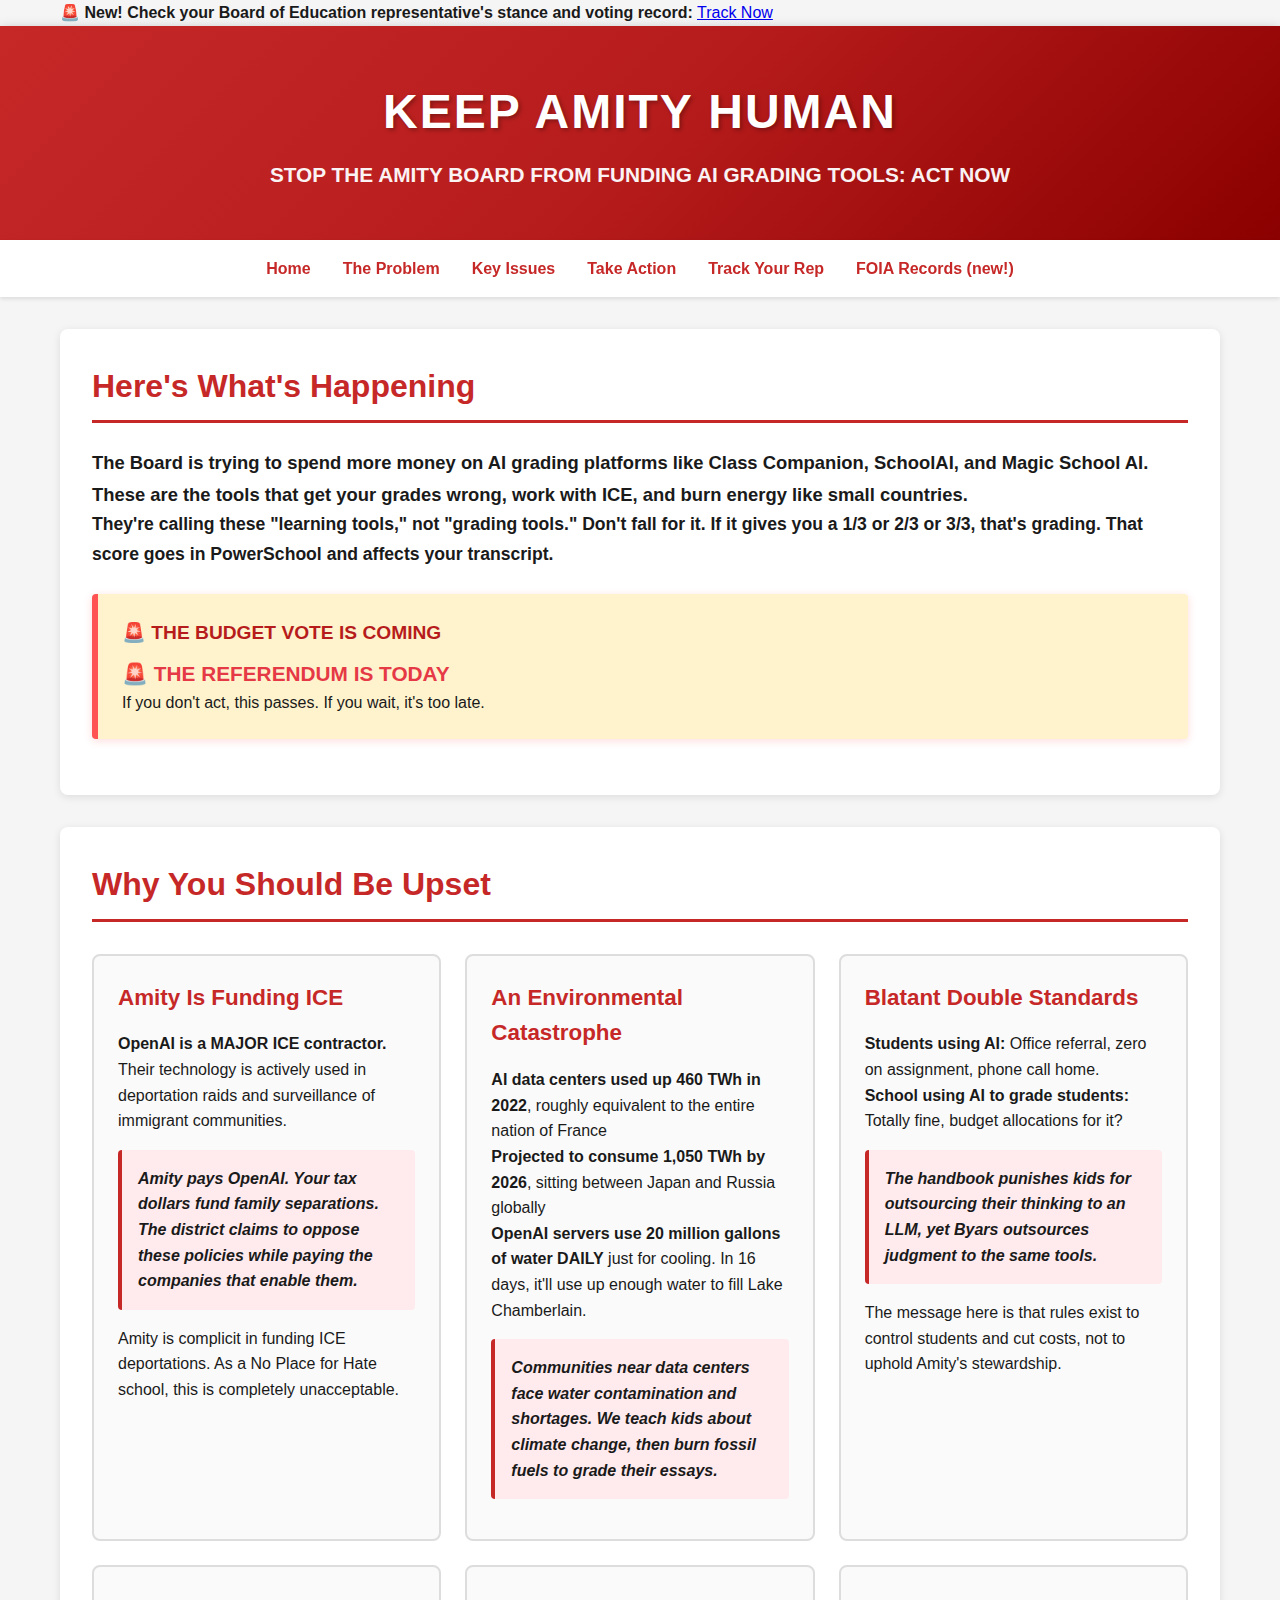
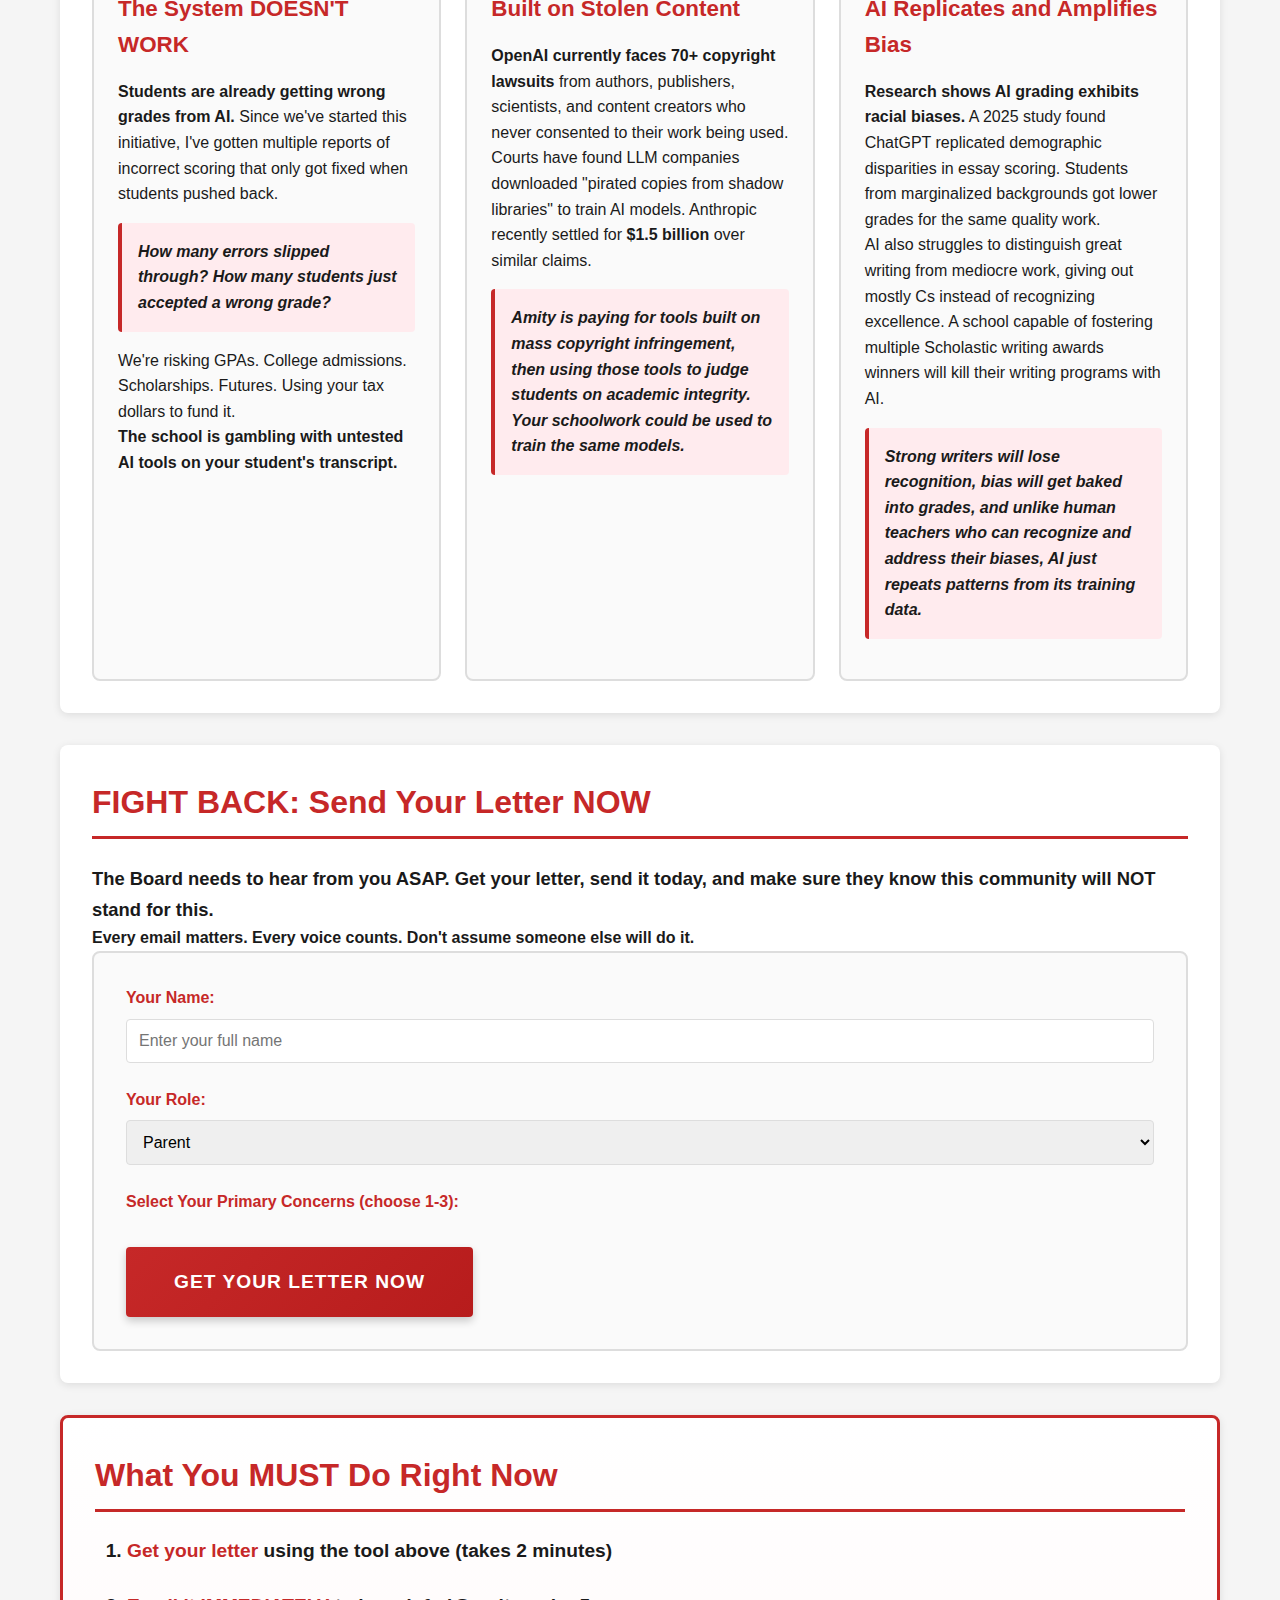
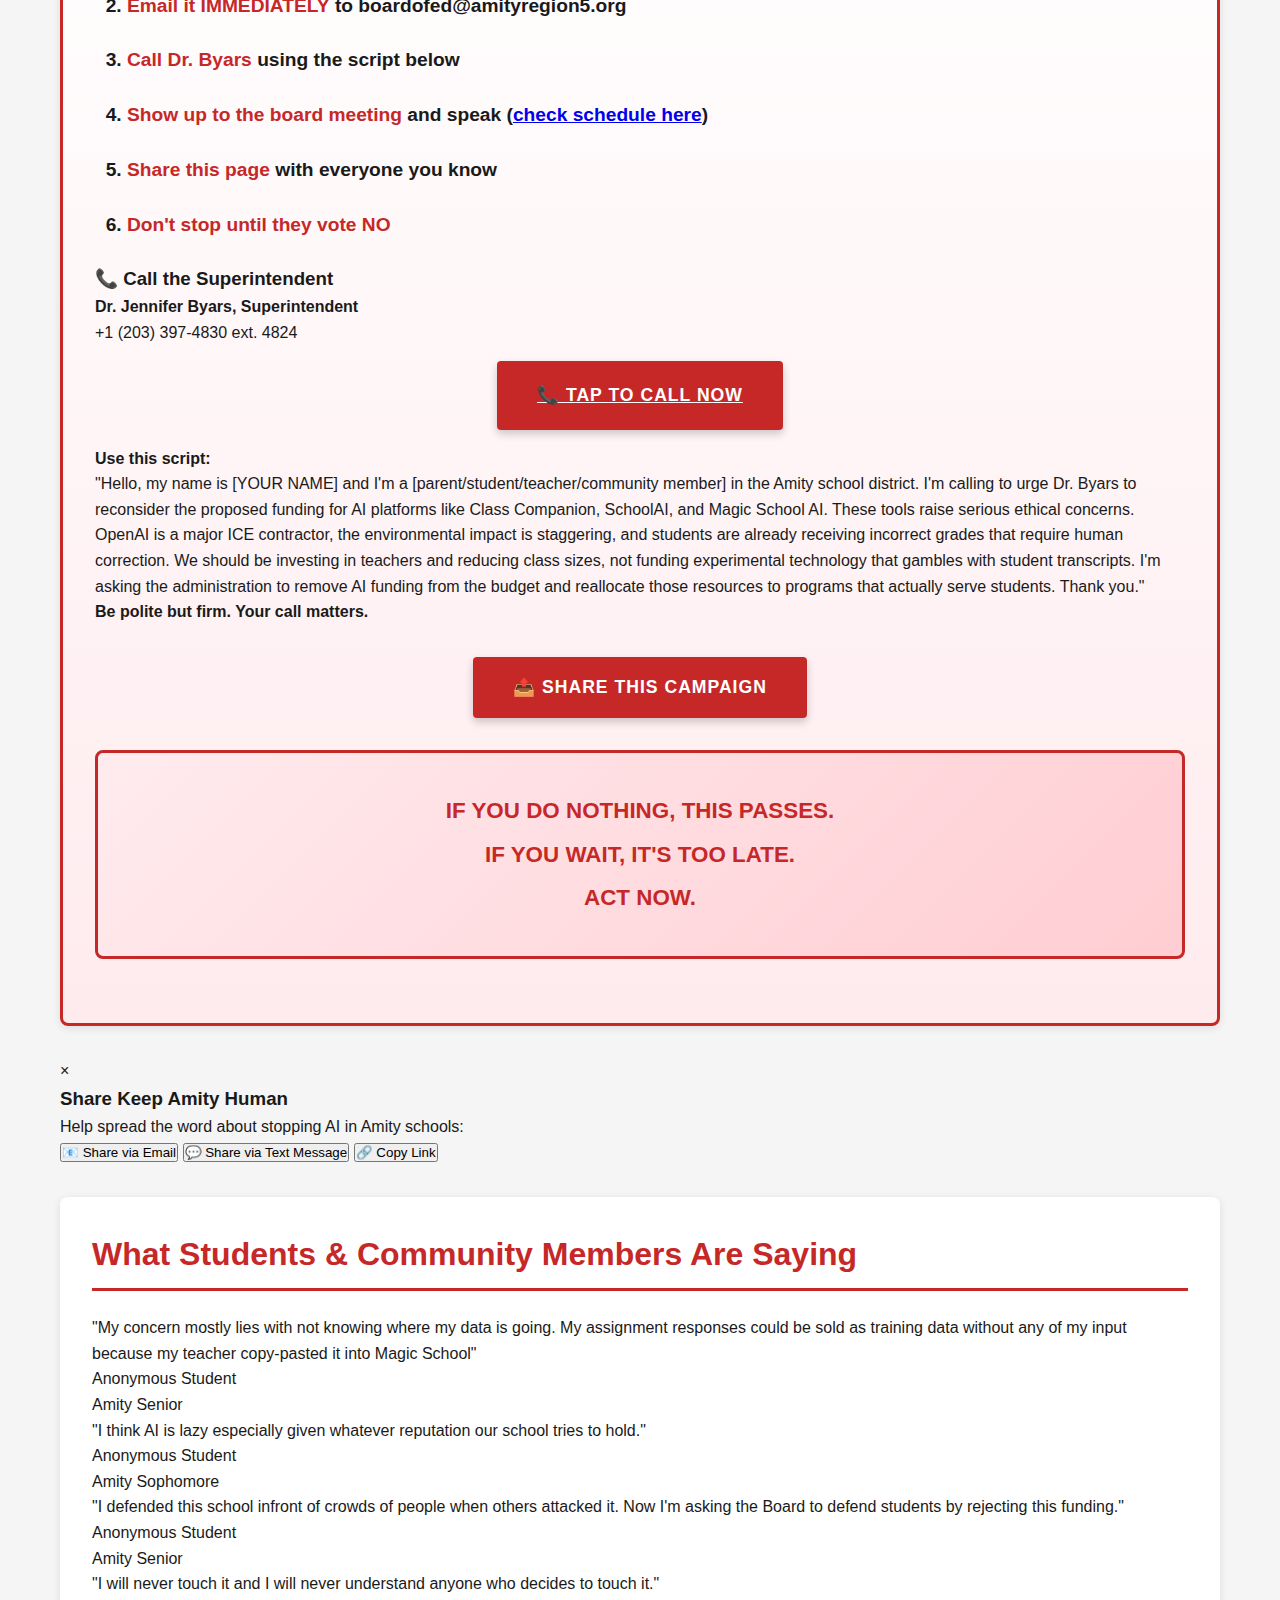
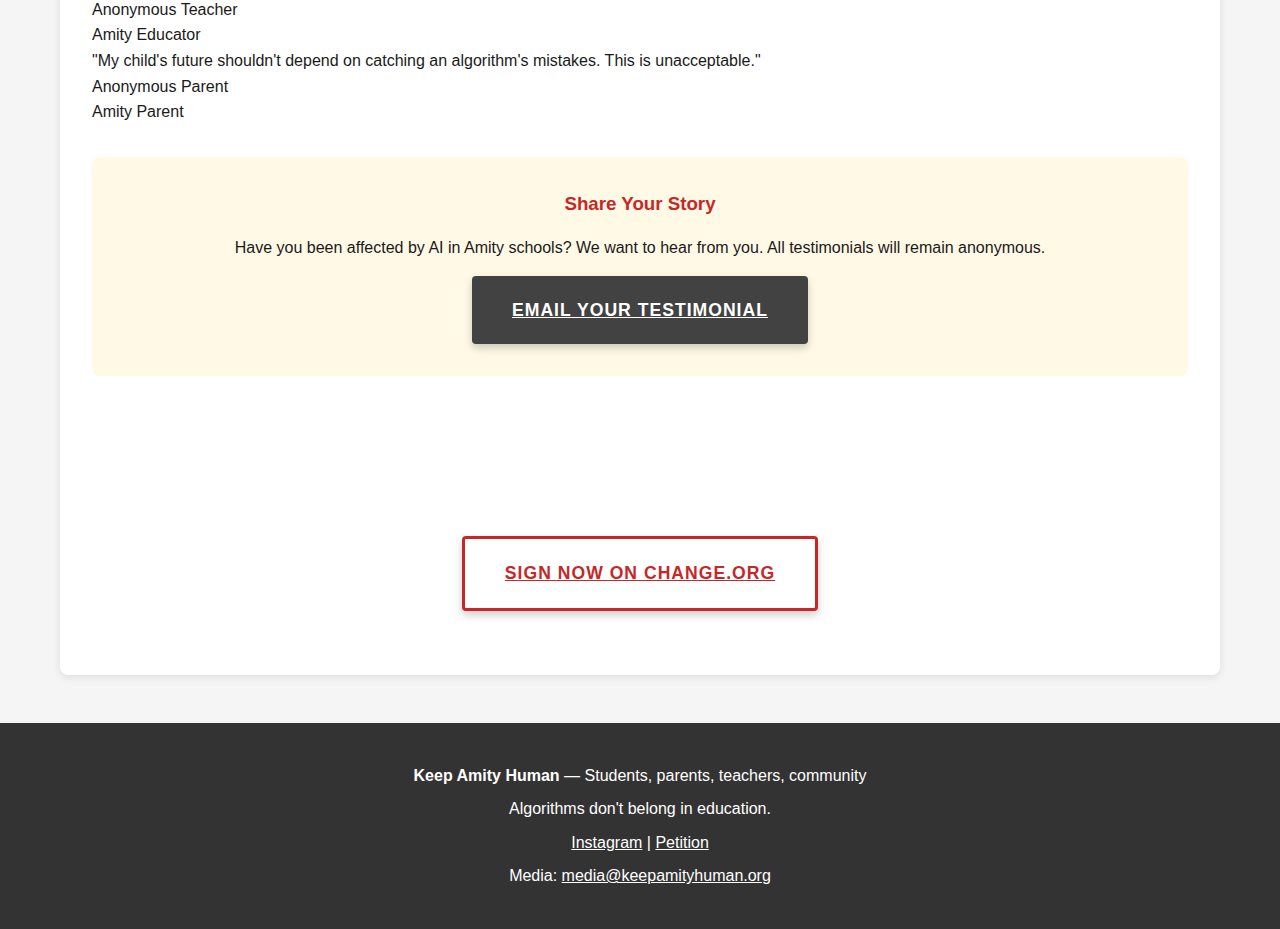
<file: index.html>
<!DOCTYPE html>
<html lang="en">
<head>
    <meta charset="UTF-8">
    <meta name="viewport" content="width=device-width, initial-scale=1.0">
    <title>Keep Amity Human</title>
    <link rel="icon" type="image/png" href="favicon.png">
    <link rel="stylesheet" href="styles.css">
</head>
<body>
    <div class="petition-banner">
        <div class="container">
            <p>🚨 <strong>New! Check your Board of Education representative's stance and voting record:</strong> 
                <a href="track-your-rep.html">Track Now</a>
            </p>
        </div>
    </div>
    <header>
        <div class="container">
            <h1>Keep Amity Human</h1>
            <p class="subtitle">Stop the Amity Board from Funding AI Grading Tools: Act NOW</p>
        </div>
    </header>

    <nav>
        <div class="container">
            <a href="index.html">Home</a>
            <a href="#problem">The Problem</a>
            <a href="#issues">Key Issues</a>
            <a href="#email">Take Action</a>
            <a href="track-your-rep.html">Track Your Rep</a>
            <a href="foia.html">FOIA Records (new!)</a>
        </div>
    </nav>

    <main class="container">
        <section id="problem" class="section">
            <h2>Here's What's Happening</h2>
            <p class="urgent">The Board is trying to spend more money on AI grading platforms like <strong>Class Companion, SchoolAI, and Magic School AI.</strong> These are the tools that get your grades wrong, work with ICE, and burn energy like small countries.</p>
            
            <p class="angry">They're calling these "learning tools," not "grading tools." Don't fall for it. If it gives you a 1/3 or 2/3 or 3/3, <strong>that's grading.</strong> That score goes in PowerSchool and affects your transcript.</p>
            
            <div class="alert">
                <strong>🚨 THE BUDGET VOTE IS COMING</strong>
                <div id="countdown" class="countdown-timer">
                    <div class="countdown-label">Time Until Board Meeting:</div>
                    <div class="countdown-display">
                        <div class="countdown-unit">
                            <span id="days" class="countdown-number">--</span>
                            <span class="countdown-text">Days</span>
                        </div>
                      <div class="countdown-unit">
                            <span id="hours" class="countdown-number">--</span>
                            <span class="countdown-text">Hours</span>
                        </div>
                        <div class="countdown-unit">
                            <span id="minutes" class="countdown-number">--</span>
                            <span class="countdown-text">Minutes</span>
                        </div>
                        <div class="countdown-unit">
                            <span id="seconds" class="countdown-number">--</span>
                            <span class="countdown-text">Seconds</span>
                        </div>
                    </div>
                </div>
                <p>If you don't act, this passes. If you wait, it's too late.</p>
            </div>
        </section>

        <section id="issues" class="section">
            <h2>Why You Should Be Upset</h2>
            
            <div class="issue-grid">
                <div class="issue-card">
                    <h3>Amity Is Funding ICE</h3>
                    <p><strong>OpenAI is a MAJOR ICE contractor.</strong> Their technology is actively used in deportation raids and surveillance of immigrant communities.</p>
                    <p class="callout">Amity pays OpenAI. Your tax dollars fund family separations. The district claims to oppose these policies while paying the companies that enable them.</p>
                    <p>Amity is complicit in funding ICE deportations. As a No Place for Hate school, this is completely unacceptable.</p>
                </div>

                <div class="issue-card">
                    <h3>An Environmental Catastrophe</h3>
                    <p><strong>AI data centers used up 460 TWh in 2022</strong>, roughly equivalent to the entire nation of France</p>
                    <p><strong>Projected to consume 1,050 TWh by 2026</strong>, sitting between Japan and Russia globally</p>
                    <p><strong>OpenAI servers use 20 million gallons of water DAILY</strong> just for cooling. In 16 days, it'll use up enough water to fill Lake Chamberlain.</p>
                    <p class="callout">Communities near data centers face water contamination and shortages. We teach kids about climate change, then burn fossil fuels to grade their essays.</p>
                </div>

                <div class="issue-card">
                    <h3>Blatant Double Standards</h3>
                    <p><strong>Students using AI:</strong> Office referral, zero on assignment, phone call home.</p>
                    <p><strong>School using AI to grade students:</strong> Totally fine, budget allocations for it?</p>
                    <p class="callout">The handbook punishes kids for outsourcing their thinking to an LLM, yet Byars outsources judgment to the same tools.</p>
                    <p>The message here is that rules exist to control students and cut costs, not to uphold Amity's stewardship.</p>
                </div>

                <div class="issue-card">
                    <h3>The System DOESN'T WORK</h3>
                    <p><strong>Students are already getting wrong grades from AI.</strong> Since we've started this initiative, I've gotten multiple reports of incorrect scoring that only got fixed when students pushed back.</p>
                    <p class="callout">How many errors slipped through? How many students just accepted a wrong grade?</p>
                    <p>We're risking GPAs. College admissions. Scholarships. Futures. Using your tax dollars to fund it.</p>
                    <p><strong>The school is gambling with untested AI tools on your student's transcript.</strong></p>
                </div>

                <div class="issue-card">
                    <h3>Built on Stolen Content</h3>
                    <p><strong>OpenAI currently faces 70+ copyright lawsuits</strong> from authors, publishers, scientists, and content creators who never consented to their work being used.</p>
                    <p>Courts have found LLM companies downloaded "pirated copies from shadow libraries" to train AI models. Anthropic recently settled for <strong>$1.5 billion</strong> over similar claims.</p>
                    <p class="callout">Amity is paying for tools built on mass copyright infringement, then using those tools to judge students on academic integrity. Your schoolwork could be used to train the same models.</p>
                </div>

                <div class="issue-card">
                    <h3>AI Replicates and Amplifies Bias</h3>
                    <p><strong>Research shows AI grading exhibits racial biases.</strong> A 2025 study found ChatGPT replicated demographic disparities in essay scoring. Students from marginalized backgrounds got lower grades for the same quality work.</p>
                    <p>AI also struggles to distinguish great writing from mediocre work, giving out mostly Cs instead of recognizing excellence. A school capable of fostering multiple Scholastic writing awards winners will kill their writing programs with AI.</p>
                    <p class="callout">Strong writers will lose recognition, bias will get baked into grades, and unlike human teachers who can recognize and address their biases, AI just repeats patterns from its training data.</p>
                </div>
            </div>
        </section>

        <section id="email" class="section">
            <h2>FIGHT BACK: Send Your Letter NOW</h2>
            <p class="urgent">The Board needs to hear from you ASAP. Get your letter, send it today, and make sure they know this community will NOT stand for this.</p>
            
            <p><strong>Every email matters. Every voice counts. Don't assume someone else will do it.</strong></p>

            <div class="email-builder">
                <div class="form-group">
                    <label for="name">Your Name:</label>
                    <input type="text" id="name" placeholder="Enter your full name">
                </div>

                <div class="form-group">
                    <label for="role">Your Role:</label>
                    <select id="role">
                        <option value="Parent">Parent</option>
                        <option value="Student">Student</option>
                        <option value="Teacher">Teacher</option>
                        <option value="Community Member">Community Member</option>
                    </select>
                </div>

                <div class="form-group">
                    <label>Select Your Primary Concerns (choose 1-3):</label>
                    <div class="checkbox-group" id="concernsContainer">
                    </div>
                </div>

                <button id="generateBtn" class="btn btn-urgent">GET YOUR LETTER NOW</button>

                <div id="letterOutput" class="letter-output" style="display: none;">
                    <h3>Your Letter Is Ready</h3>
                    <div id="letterContent" class="letter-content"></div>
                    <div class="button-group">
                        <button id="mailtoBtn" class="btn btn-urgent">📧 SEND VIA EMAIL</button>
                        <button id="copyBtn" class="btn btn-secondary">Copy Letter</button>
                        <button id="downloadBtn" class="btn btn-secondary">Download as Text</button>
                    </div>
                    <p class="email-info"><strong>Email to:</strong> boardofed@amityregion5.org</p>
                </div>
            </div>
        </section>

        <section class="section action-section">
            <h2>What You MUST Do Right Now</h2>
            <ol class="steps">
                <li><strong>Get your letter</strong> using the tool above (takes 2 minutes)</li>
                <li><strong>Email it IMMEDIATELY</strong> to boardofed@amityregion5.org</li>
                <li><strong>Call Dr. Byars</strong> using the script below</li>
                <li><strong>Show up to the board meeting</strong> and speak (<a href="https://www.amityregion5.org/boe" target="_blank">check schedule here</a>)</li>
                <li><strong>Share this page</strong> with everyone you know</li>
                <li><strong>Don't stop until they vote NO</strong></li>
            </ol>

            <div class="phone-script-section">
                <h3>📞 Call the Superintendent</h3>
                <p><strong>Dr. Jennifer Byars, Superintendent</strong></p>
                <div class="phone-number">+1 (203) 397-4830 ext. 4824</div>
                <div style="text-align: center; margin: 1rem 0;">
                    <a href="tel:+12033974830,4824" class="btn btn-call">📞 Tap to call now</a>
                </div>
                <p><strong>Use this script:</strong></p>
                <div class="script-box">
                    "Hello, my name is [YOUR NAME] and I'm a [parent/student/teacher/community member] in the Amity school district. I'm calling to urge Dr. Byars to reconsider the proposed funding for AI platforms like Class Companion, SchoolAI, and Magic School AI. These tools raise serious ethical concerns. OpenAI is a major ICE contractor, the environmental impact is staggering, and students are already receiving incorrect grades that require human correction. We should be investing in teachers and reducing class sizes, not funding experimental technology that gambles with student transcripts. I'm asking the administration to remove AI funding from the budget and reallocate those resources to programs that actually serve students. Thank you."
                </div>
                <p><strong>Be polite but firm. Your call matters.</strong></p>
            </div>
            
            <div style="text-align: center; margin: 2rem 0;">
                <button id="shareBtn" class="btn btn-share">📤 SHARE THIS CAMPAIGN</button>
            </div>

            <div class="final-callout">
                <p><strong>If you do nothing, this passes.</strong></p>
                <p><strong>If you wait, it's too late.</strong></p>
                <p><strong>ACT NOW.</strong></p>
            </div>
        </section>

        <!-- Share Modal -->
        <div id="shareModal" class="modal">
            <div class="modal-content">
                <span class="close">&times;</span>
                <h3>Share Keep Amity Human</h3>
                <p>Help spread the word about stopping AI in Amity schools:</p>
                <div class="share-options">
                    <button class="share-btn-option" onclick="shareViaEmail()">📧 Share via Email</button>
                    <button class="share-btn-option" onclick="shareViaSMS()">💬 Share via Text Message</button>
                    <button class="share-btn-option" onclick="copyShareLink()">🔗 Copy Link</button>
                </div>
            </div>
        </div>

        <section class="section testimonials-section">
            <h2>What Students & Community Members Are Saying</h2>
            <div class="testimonials-grid">
                <div class="testimonial-card">
                    <p class="testimonial-text">"My concern mostly lies with not knowing where my data is going. My assignment responses could be sold as training data without any of my input because my teacher copy-pasted it into Magic School"</p>
                    <div class="testimonial-author">Anonymous Student</div>
                    <div class="testimonial-role">Amity Senior</div>
                </div>
                
                <div class="testimonial-card">
                    <p class="testimonial-text">"I think AI is lazy especially given whatever reputation our school tries to hold."</p>
                    <div class="testimonial-author">Anonymous Student</div>
                    <div class="testimonial-role">Amity Sophomore</div>
                </div>
                
                <div class="testimonial-card">
                    <p class="testimonial-text">"I defended this school infront of crowds of people when others attacked it. Now I'm asking the Board to defend students by rejecting this funding."</p>
                    <div class="testimonial-author">Anonymous Student</div>
                    <div class="testimonial-role">Amity Senior</div>
                </div>
                
                <div class="testimonial-card">
                    <p class="testimonial-text">"I will never touch it and I will never understand anyone who decides to touch it."</p>
                    <div class="testimonial-author">Anonymous Teacher</div>
                    <div class="testimonial-role">Amity Educator</div>
                </div>
                
                <div class="testimonial-card">
                    <p class="testimonial-text">"My child's future shouldn't depend on catching an algorithm's mistakes. This is unacceptable."</p>
                    <div class="testimonial-author">Anonymous Parent</div>
                    <div class="testimonial-role">Amity Parent</div>
                </div>
            </div>
            
            <div style="text-align: center; margin-top: 2rem; padding: 2rem; background: #FFF9E6; border: 2px solid var(--gold); border-radius: 8px;">
                <h3 style="color: var(--primary-color); margin-bottom: 1rem;">Share Your Story</h3>
                <p style="margin-bottom: 1rem;">Have you been affected by AI in Amity schools? We want to hear from you. All testimonials will remain anonymous.</p>
                <a href="mailto:testimonials@keepamityhuman.org" class="btn btn-secondary">Email Your Testimonial</a>
            </div>
            
            <div style="text-align: center; margin-top: 2rem; padding: 2rem; background: linear-gradient(135deg, var(--gold), var(--dark-gold)); border-radius: 8px;">
                <h3 style="color: white; margin-bottom: 1rem; font-size: 1.5rem;">SIGN THE PETITION</h3>
                <p style="color: white; margin-bottom: 1rem; font-weight: 600;">Add your name to those demanding the Board vote NO on AI funding</p>
                <a href="https://change.org/KeepAmityHuman" target="_blank" class="btn" style="background: white; color: var(--primary-color); border: 3px solid var(--primary-color);">SIGN NOW ON CHANGE.ORG</a>
            </div>
        </section>
    </main>

    <footer>
        <div class="container">
            <p><strong>Keep Amity Human</strong> — Students, parents, teachers, community</p>
            <p>Algorithms don't belong in education.</p>
            <p><a href="https://instagram.com/keepamityhuman" target="_blank" style="color: var(--gold);">Instagram</a> | <a href="https://change.org/KeepAmityHuman" target="_blank" style="color: var(--gold);">Petition</a></p>
            <p>Media: <a href="mailto:media@keepamityhuman.org" style="color: var(--gold);">media@keepamityhuman.org</a></p>
        </div>
    </footer>

    <script src="script.js"></script>
</body>
</html>
</file>
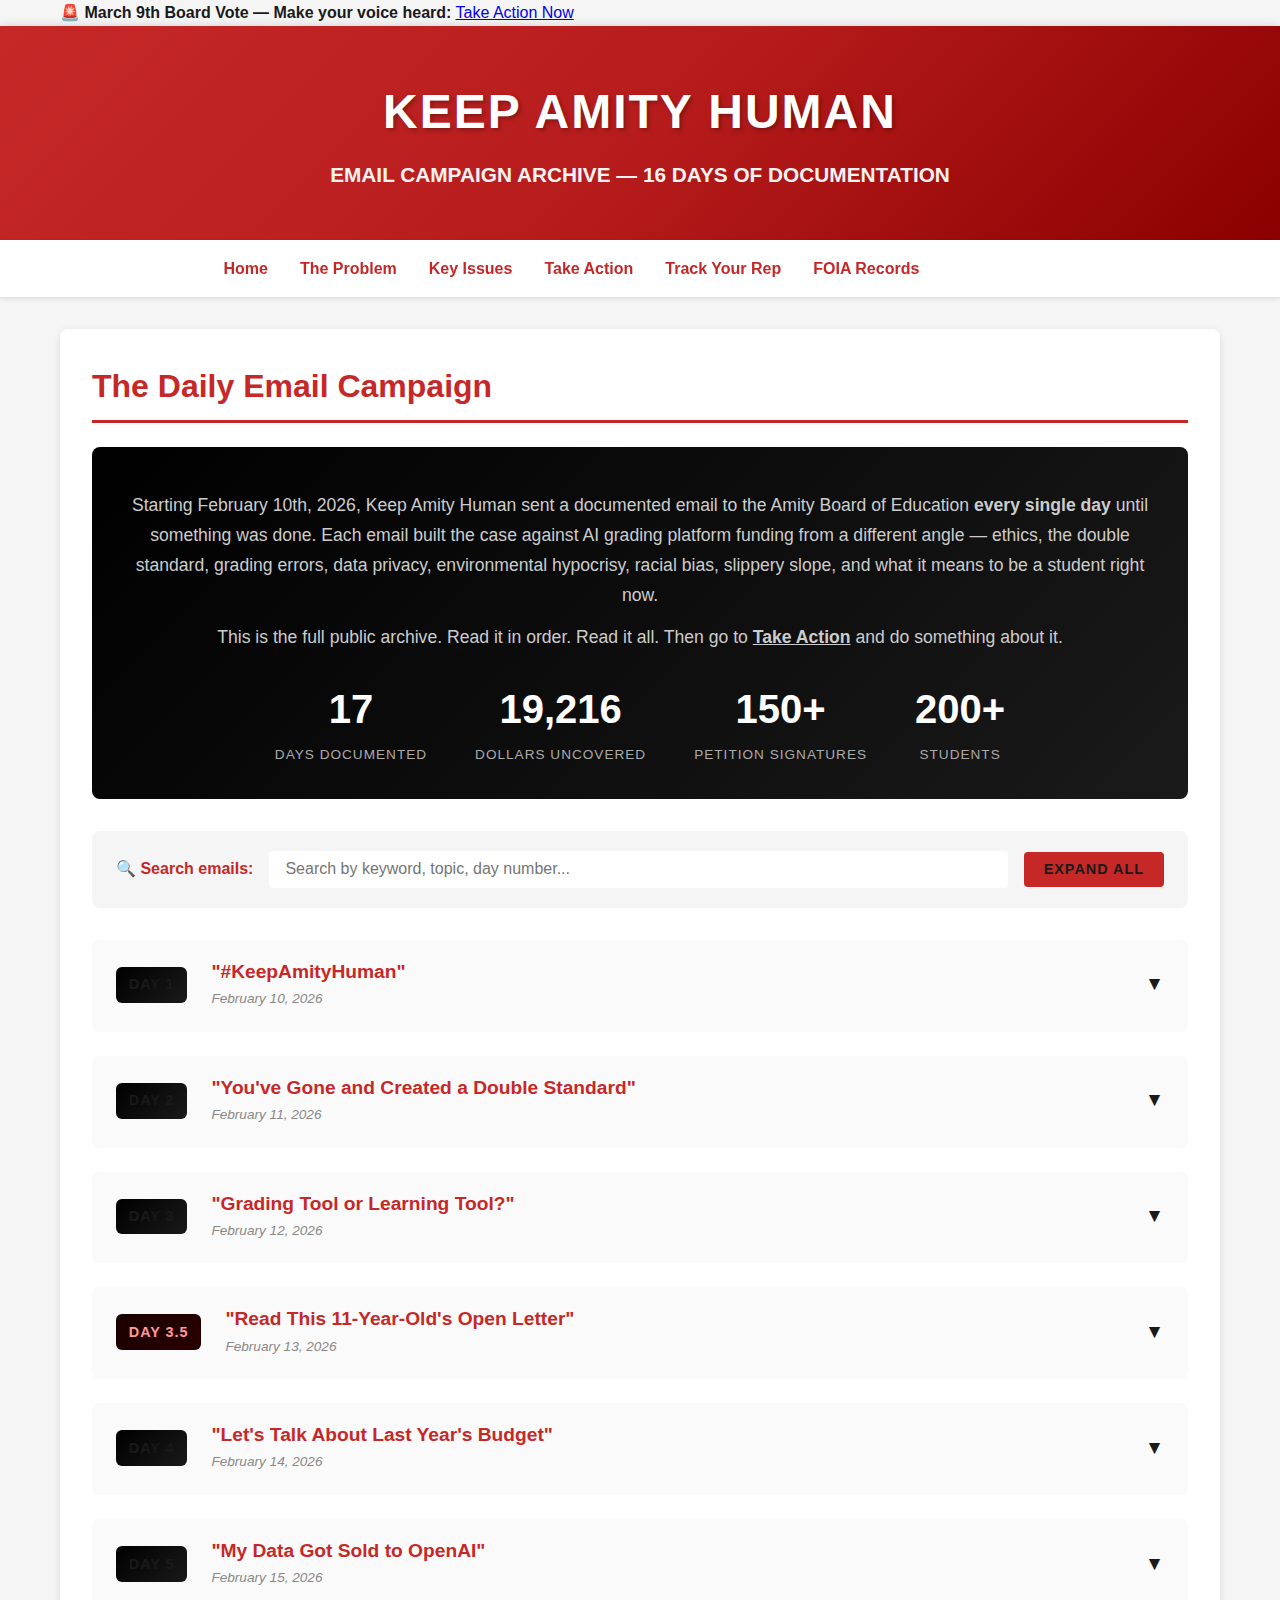
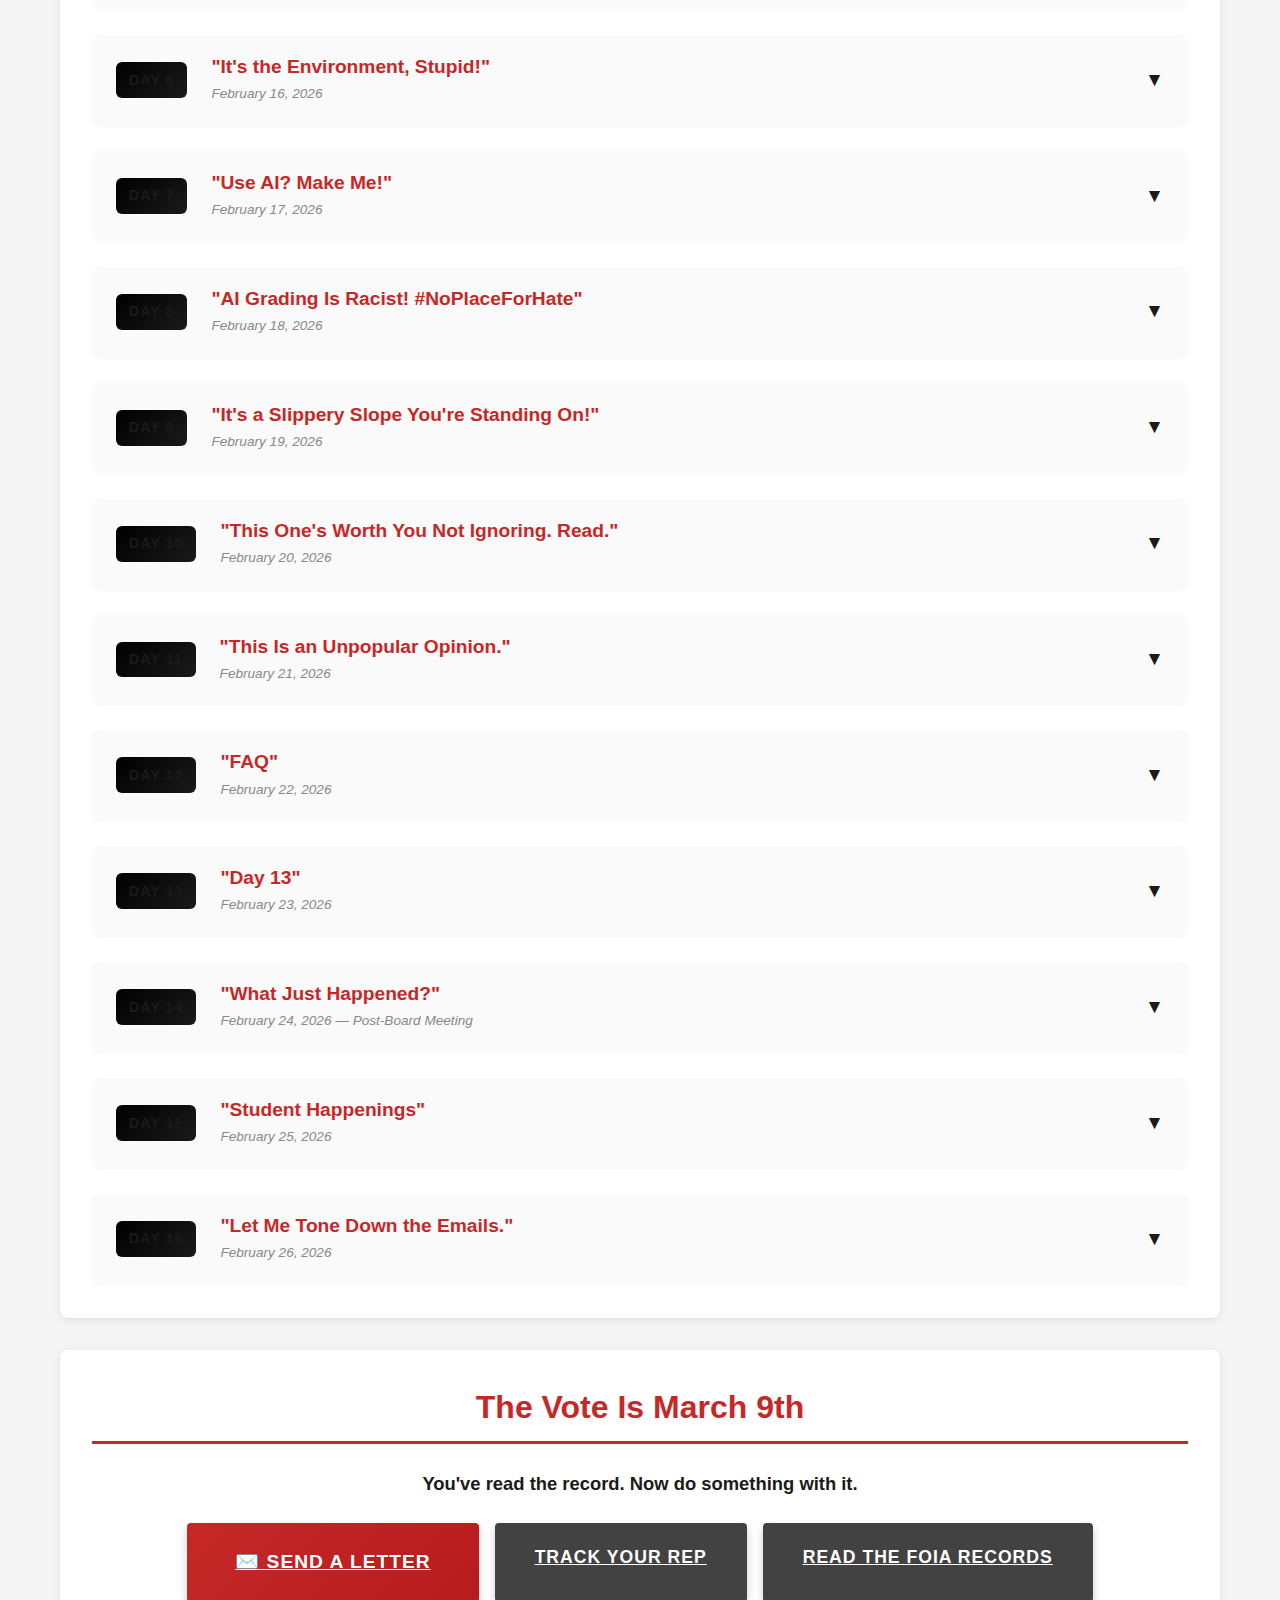
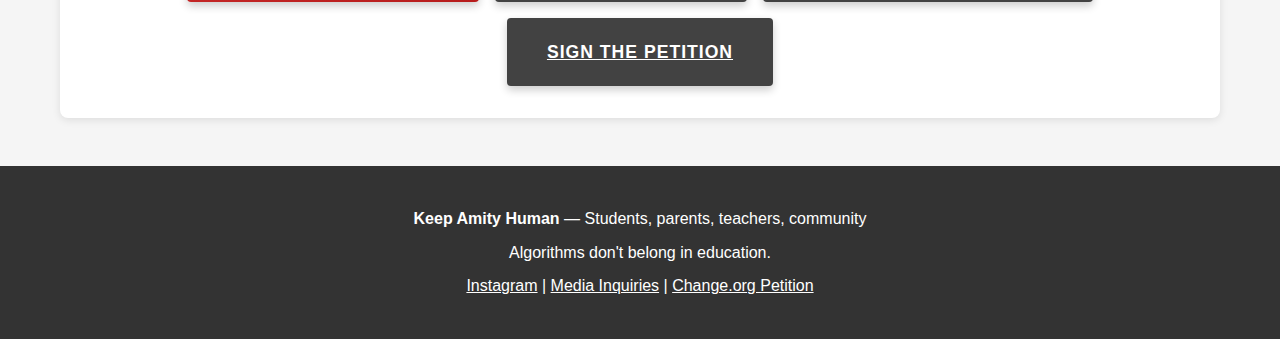
<file: emails.html>
<!DOCTYPE html>
<html lang="en">
<head>
    <meta charset="UTF-8">
    <meta name="viewport" content="width=device-width, initial-scale=1.0">
    <title>Email Campaign Archive — Keep Amity Human</title>
    <link rel="icon" type="image/png" href="favicon.png">
    <link rel="stylesheet" href="styles.css">
    <style>
        /* ========================================
           EMAIL ARCHIVE — PAGE-SPECIFIC STYLES
           ======================================== */

        .archive-intro {
            background: linear-gradient(135deg, #000000, #1a1a1a);
            color: white;
            padding: 2rem;
            border-radius: 8px;
            border: 2px solid var(--gold);
            margin-bottom: 2rem;
            text-align: center;
        }

        .archive-intro p {
            color: #ccc;
            font-size: 1.1rem;
            line-height: 1.7;
            margin-top: 0.75rem;
        }

        .archive-intro strong {
            color: var(--gold);
        }

        .archive-stats {
            display: flex;
            justify-content: center;
            gap: 3rem;
            margin-top: 1.5rem;
            flex-wrap: wrap;
        }

        .archive-stat {
            text-align: center;
        }

        .archive-stat-number {
            font-size: 2.5rem;
            font-weight: 900;
            color: var(--gold);
            display: block;
        }

        .archive-stat-label {
            font-size: 0.85rem;
            color: #aaa;
            text-transform: uppercase;
            letter-spacing: 1px;
        }

        /* Email Cards */
        .email-list {
            display: flex;
            flex-direction: column;
            gap: 1.5rem;
        }

        .email-card {
            background: white;
            border: 2px solid var(--gold);
            border-radius: 8px;
            overflow: hidden;
            transition: box-shadow 0.3s, border-color 0.3s;
        }

        .email-card:hover {
            box-shadow: 0 6px 20px rgba(212, 175, 55, 0.3);
            border-color: var(--dark-gold);
        }

        .email-header {
            display: flex;
            align-items: center;
            gap: 1.5rem;
            padding: 1.25rem 1.5rem;
            cursor: pointer;
            user-select: none;
            background: #fafafa;
            border-bottom: 2px solid transparent;
            transition: background 0.2s, border-color 0.2s;
        }

        .email-header:hover {
            background: #FFF9E6;
        }

        .email-card.open .email-header {
            background: #FFF9E6;
            border-bottom-color: var(--gold);
        }

        .day-badge {
            background: linear-gradient(135deg, #000000, #1a1a1a);
            color: var(--gold);
            border: 2px solid var(--gold);
            border-radius: 6px;
            padding: 0.4rem 0.8rem;
            font-weight: 900;
            font-size: 0.9rem;
            text-transform: uppercase;
            letter-spacing: 1px;
            white-space: nowrap;
            flex-shrink: 0;
        }

        .email-meta {
            flex: 1;
        }

        .email-subject {
            font-size: 1.2rem;
            font-weight: 800;
            color: var(--primary-color);
            line-height: 1.3;
        }

        .email-date {
            font-size: 0.85rem;
            color: #888;
            margin-top: 0.2rem;
            font-style: italic;
        }

        .email-toggle {
            font-size: 1.2rem;
            color: var(--gold);
            font-weight: 900;
            flex-shrink: 0;
            transition: transform 0.3s;
        }

        .email-card.open .email-toggle {
            transform: rotate(180deg);
        }

        .email-body {
            display: none;
            padding: 2rem;
            line-height: 1.8;
            color: var(--text-color);
            border-top: 2px solid var(--gold);
        }

        .email-card.open .email-body {
            display: block;
        }

        .email-body p {
            margin-bottom: 1.2rem;
        }

        .email-body p:last-child {
            margin-bottom: 0;
        }

        .email-body .ps {
            margin-top: 1.5rem;
            padding-top: 1.5rem;
            border-top: 1px solid #ddd;
            font-size: 0.95rem;
            color: #555;
            font-style: italic;
        }

        .email-body blockquote {
            background: #FFF9E6;
            border-left: 4px solid var(--gold);
            padding: 1rem 1.25rem;
            margin: 1.25rem 0;
            border-radius: 0 4px 4px 0;
            font-style: italic;
        }

        .email-body ul, .email-body ol {
            margin: 1rem 0 1rem 1.75rem;
        }

        .email-body li {
            margin: 0.5rem 0;
            line-height: 1.7;
        }

        .email-body strong {
            color: var(--primary-color);
        }

        .email-body .highlight-stat {
            background: linear-gradient(135deg, #000, #1a1a1a);
            color: var(--gold);
            padding: 1rem 1.5rem;
            border-radius: 6px;
            font-weight: 700;
            text-align: center;
            margin: 1.25rem 0;
            font-size: 1.1rem;
        }

        .email-sig {
            margin-top: 1.5rem;
            padding-top: 1rem;
            border-top: 2px solid var(--gold);
            font-weight: 700;
            color: var(--primary-color);
        }

        .email-sig a {
            color: var(--gold);
            text-decoration: none;
        }

        /* Special card for Day 3.5 */
        .email-card.half-day .day-badge {
            background: linear-gradient(135deg, #1a0000, #2a0000);
            border-color: #8b0000;
            color: #ff9999;
        }

        /* Filter/search bar */
        .archive-controls {
            background: #f5f5f5;
            border: 2px solid var(--gold);
            border-radius: 8px;
            padding: 1.25rem 1.5rem;
            margin-bottom: 2rem;
            display: flex;
            gap: 1rem;
            align-items: center;
            flex-wrap: wrap;
        }

        .archive-controls label {
            font-weight: 700;
            color: var(--primary-color);
            white-space: nowrap;
        }

        .archive-search {
            flex: 1;
            min-width: 200px;
            padding: 0.6rem 1rem;
            border: 1px solid var(--gold);
            border-radius: 4px;
            font-size: 1rem;
            font-family: inherit;
        }

        .archive-search:focus {
            outline: none;
            border-color: var(--primary-color);
            box-shadow: 0 0 0 3px rgba(212, 175, 55, 0.2);
        }

        .btn-expand-all {
            background: var(--primary-color);
            color: var(--gold);
            border: 2px solid var(--gold);
            padding: 0.6rem 1.25rem;
            border-radius: 4px;
            font-weight: 700;
            cursor: pointer;
            font-size: 0.9rem;
            text-transform: uppercase;
            letter-spacing: 1px;
            transition: all 0.3s;
            white-space: nowrap;
        }

        .btn-expand-all:hover {
            background: var(--gold);
            color: var(--primary-color);
        }

        .no-results {
            text-align: center;
            padding: 3rem;
            color: #888;
            font-style: italic;
            font-size: 1.1rem;
            display: none;
        }

        @media (max-width: 768px) {
            .archive-stats {
                gap: 1.5rem;
            }

            .email-subject {
                font-size: 1rem;
            }

            .email-body {
                padding: 1.25rem;
            }

            .archive-controls {
                flex-direction: column;
                align-items: stretch;
            }
        }
    </style>
</head>
<body>
    <div class="petition-banner">
        <div class="container">
            <p>🚨 <strong>March 9th Board Vote — Make your voice heard:</strong>
                <a href="index.html#email">Take Action Now</a>
            </p>
        </div>
    </div>

    <header>
        <div class="container">
            <h1>Keep Amity Human</h1>
            <p class="subtitle">Email Campaign Archive — 16 Days of Documentation</p>
        </div>
    </header>

    <nav>
        <div class="container">
            <a href="index.html">Home</a>
            <a href="index.html#problem">The Problem</a>
            <a href="index.html#issues">Key Issues</a>
            <a href="index.html#email">Take Action</a>
            <a href="track-your-rep.html">Track Your Rep</a>
            <a href="foia.html">FOIA Records</a>
            <a href="email-campaign.html" style="color: white; text-decoration: underline;">Email Archive</a>
        </div>
    </nav>

    <main class="container">
        <section class="section">
            <h2>The Daily Email Campaign</h2>

            <div class="archive-intro">
                <p>Starting February 10th, 2026, Keep Amity Human sent a documented email to the Amity Board of Education <strong>every single day</strong> until something was done. Each email built the case against AI grading platform funding from a different angle — ethics, the double standard, grading errors, data privacy, environmental hypocrisy, racial bias, slippery slope, and what it means to be a student right now.</p>
                <p>This is the full public archive. Read it in order. Read it all. Then go to <a href="index.html#email" style="color: var(--gold); font-weight: 900;">Take Action</a> and do something about it.</p>
                <div class="archive-stats">
                    <div class="archive-stat">
                        <span class="archive-stat-number">17</span>
                        <span class="archive-stat-label">Days Documented</span>
                    </div>
                    <div class="archive-stat">
                        <span class="archive-stat-number">19,216</span>
                        <span class="archive-stat-label">Dollars Uncovered</span>
                    </div>
                    <div class="archive-stat">
                        <span class="archive-stat-number">150+</span>
                        <span class="archive-stat-label">Petition Signatures</span>
                    </div>
                    <div class="archive-stat">
                        <span class="archive-stat-number">200+</span>
                        <span class="archive-stat-label">Students</span>
                    </div>
                </div>
            </div>

            <div class="archive-controls">
                <label for="archiveSearch">🔍 Search emails:</label>
                <input type="text" id="archiveSearch" class="archive-search" placeholder="Search by keyword, topic, day number...">
                <button class="btn-expand-all" id="expandAllBtn" onclick="toggleAll()">Expand All</button>
            </div>

            <div class="email-list" id="emailList">

                <!-- DAY 1 -->
                <div class="email-card" data-day="1" data-keywords="ice openai environment copyright budget february 10">
                    <div class="email-header" onclick="toggleCard(this)">
                        <span class="day-badge">Day 1</span>
                        <div class="email-meta">
                            <div class="email-subject">"#KeepAmityHuman"</div>
                            <div class="email-date">February 10, 2026</div>
                        </div>
                        <span class="email-toggle">▼</span>
                    </div>
                    <div class="email-body">
                        <p>Good morning. It's February 10th.</p>
                        <p>Ever since I attended this school, and even before I came to the high school, I have been the biggest advocate for passing the budget without amendment. When the Board of Education was getting hammered by parents over DEI relentlessly, I overcame my fears, I walked up to the podium, and I defended the school. I said Amity was my favorite place to learn, and I wouldn't want it any other way.</p>
                        <p><strong>This year will be the first time I'll have to campaign to vote no on a budget.</strong></p>
                        <p>The proposed funding for AI platforms like Class Companion, SchoolAI, and Magic School AI is unacceptable. These tools are built on stolen copyrighted content, trained using books and articles downloaded from pirate libraries without author consent. OpenAI — the company behind these platforms — is a major ICE contractor, meaning our tax dollars would directly fund deportation operations. The environmental cost is staggering. AI data centers consume energy on the scale of entire nations and require millions of gallons of water daily, contradicting everything we teach students about climate responsibility. And if you read that paragraph and dismissed this letter as "probably being written by AI" because I used an em dash — you are exactly why these programs need to be defunded.</p>
                        <p>Meanwhile, we're cutting PE teachers and making reductions that actually harm student education. And for what? So we can say we have the lowest increase in the state? I would happily pay 30 bucks more in taxes so that schools like Amity are better funded. The money earmarked for AI could easily help fund these programs instead. We could keep teachers. We could get all these electives. We could invest in people instead of algorithms.</p>
                        <p>There was outrage in the Visual Arts department last year upon learning that the Amity theater program was utilizing AI art instead of asking any of the very talented, award-winning artists that attend here. I believe this is reflective of a desire that Amity has to shift to a more AI-centric model of education. Is that the goal? Do we want to make teachers de facto behavior regulators while AI holograms start teaching our students?</p>
                        <p>Two students came to me after I spoke at the BoE meeting in January and told me something incredibly concerning. There are case managers at Amity telling students with IEPs to simplify assignments with Perplexity AI. Are we serious? Is this what we have come to? It is provable information in numerous studies that this does not help people. ChatGPT and Generative AI makes people dumber. And we are shoving it down the throats of our most vulnerable learners. Because we fund it.</p>
                        <p>I am going to email every single day without fail until something is done. I stood up for this school when others attacked it. Now I'm asking the Board to stand up for students by rejecting AI funding and reallocating those resources to programs that actually serve us.</p>
                        <div class="email-sig">
                            Thanks,<br>
                            Keep Amity Human<br>
                            <a href="mailto:students@keepamityhuman.org">students@keepamityhuman.org</a>
                        </div>
                    </div>
                </div>

                <!-- DAY 2 -->
                <div class="email-card" data-day="2" data-keywords="double standard hypocrisy academic integrity plagiarism grading students teachers">
                    <div class="email-header" onclick="toggleCard(this)">
                        <span class="day-badge">Day 2</span>
                        <div class="email-meta">
                            <div class="email-subject">"You've Gone and Created a Double Standard"</div>
                            <div class="email-date">February 11, 2026</div>
                        </div>
                        <span class="email-toggle">▼</span>
                    </div>
                    <div class="email-body">
                        <p>Good morning.</p>
                        <p>This is Keep Amity Human again. Day 2 of daily emails until this is resolved.</p>
                        <p>Today I want to talk about the most infuriating aspect of this entire situation: the blatant, inexcusable double standard you've created. This hypocrisy is offensive and dangerous to students. It undermines the entire moral foundation you claim to be building in us through your portrait of the graduate.</p>
                        <p>The librarians come into our English periods and give us this lesson: using AI for assignments is academic dishonesty. It's cheating. It's plagiarism. If we use ChatGPT or Claude to help write an essay, we get an office referral, a phone call home, a zero on the assignment, and potentially more severe consequences. We are told this technology threatens authentic learning. We are told it prevents us from developing critical thinking skills.</p>
                        <p>Got it. Message received.</p>
                        <p>What you're now doing is purchasing AI platforms to evaluate our work. You're using the exact same technology — OpenAI's GPT-4 — to assess whether we've learned, whether we've thought critically, whether we've demonstrated understanding. You're letting algorithms that cannot be trusted for authentic student work determine whether that work deserves credit.</p>
                        <p><strong>So let me ask you a very simple question: If AI can't think for students, how can it think about students?</strong></p>
                        <p>The rules don't apply equally. They apply downward. Students must have integrity. The school can do what it pleases. Students must demonstrate understanding. Amity can delegate understanding to a black box. Students must take responsibility for their work. Amity can diffuse responsibility across vendors, administrators, and "it's just a learning tool" disclaimers.</p>
                        <p>Here's what this looks like from a student's perspective:</p>
                        <ul>
                            <li>I can't use ChatGPT to help me brainstorm ideas for an essay. That's cheating. But the school can use ChatGPT to assess whether my essay demonstrates critical thinking. That's innovation.</li>
                            <li>I can't use AI to check my work for errors and get feedback. That's academic dishonesty. But the school can use AI to grade my work and provide feedback. That's efficiency.</li>
                            <li>I can't use these tools to help me learn more effectively. That's violating the student handbook. But the school can use these tools to teach more effectively. That's forward-thinking educational policy.</li>
                        </ul>
                        <p>You can't have it both ways. Well, actually, you can. You're doing it right now. I'm just pointing out that it's ridiculous. Either AI fundamentally undermines authentic intellectual work — in which case nobody should be using it — or AI is a useful educational tool — in which case the academic integrity policies punishing students need to be immediately revised.</p>
                        <p>I'm writing this email completely unassisted by AI. No ChatGPT. No Claude. No Grammarly Premium. Just me, my keyboard, and the rage of a thousand incorrectly graded assignments. I'm doing it the way you told me to. I just want you to know that when you read this, a human wrote it. Isn't it weird that that's a point I can make? Can you say the same about the feedback our teachers are giving us?</p>
                        <p>You've spent years teaching us to question authority, to think critically, to demand evidence, to expect consistency, to value integrity over convenience. Congratulations. We learned those lessons well. Now we're applying them to you.</p>
                        <p><strong>Pick one.</strong></p>
                        <div class="email-sig">
                            I'll be back tomorrow with Day 3!<br><br>
                            Thanks,<br>
                            Keep Amity Human<br>
                            <a href="mailto:students@keepamityhuman.org">students@keepamityhuman.org</a>
                        </div>
                        <p class="ps"><em>p.s. I've been told that teachers are receiving 'a lot of professional development' on how to use these AI tools appropriately. That's great. When do students get professional development on how to use AI for all of their assignments? Or is total dependence on AI just a teacher thing?</em></p>
                    </div>
                </div>

                <!-- DAY 3 -->
                <div class="email-card" data-day="3" data-keywords="class companion grading powerschool wrong grade appeal government ap">
                    <div class="email-header" onclick="toggleCard(this)">
                        <span class="day-badge">Day 3</span>
                        <div class="email-meta">
                            <div class="email-subject">"Grading Tool or Learning Tool?"</div>
                            <div class="email-date">February 12, 2026</div>
                        </div>
                        <span class="email-toggle">▼</span>
                    </div>
                    <div class="email-body">
                        <p>Good evening.</p>
                        <p>One point of doubt is whether these tools grade students' work at all. To my knowledge, Magic School AI does not grade. However, Class Companion most definitely 100% will grade student assignments.</p>
                        <p>Let's go through a demo. I submitted an 11th grade government question — a chart analysis asking me to identify two types of laws from a Pew Research Center graph. I correctly identified substantive and ceremonial laws. Class Companion gave me a 1/3. I consulted a government teacher at Amity. She truly did not understand how it reached this conclusion. She believes I correctly answered the question enough to earn points on an AP Government exam.</p>
                        <p>Here's what this tells us about Class Companion:</p>
                        <ol>
                            <li>It can't parse basic reading comprehension. When I said "The chart shows substantive and ceremonial laws," the AI somehow couldn't recognize that I'd identified the two types of laws.</li>
                            <li>It provides feedback that is factually wrong. The AI claims I didn't do things I demonstrably did.</li>
                            <li>It cannot be trusted to provide ANY insight to a teacher about the academic ability of a student.</li>
                        </ol>
                        <p>This is an 11th grade government question asking me 6th grade graph analysis skills. I passed college-level Government and Politics with flying colors.</p>
                        <p>The AI gave me a 1/3. That grade was then entered into PowerSchool. It affected my average. It became part of my official academic record. The only reason it got corrected is because I had the knowledge, confidence, and time to write a detailed appeal citing academic standards and statistical methodology.</p>
                        <p><strong>How many other students got the same wrong score and just accepted it?</strong> How many students looked at that 1/3, assumed the computer must be right, and moved on? How many didn't have the confidence to challenge it? How many didn't understand the academic terminology well enough to articulate why the AI was wrong? How many didn't even notice because they're juggling five other classes, a part-time job, college applications, and extracurriculars?</p>
                        <p>That's the real problem with AI grading. It's not just that it makes mistakes — it's that those mistakes disproportionately harm students who are least equipped to challenge them. It creates a system where your grade depends not just on your understanding of the material, but on your ability to navigate manufactured bureaucracy.</p>
                        <p>And before anyone says "well, human teachers make mistakes too" — yes, they do. But when a human teacher makes a grading mistake, I can raise my hand and talk. I can explain my thinking. When an algorithm makes a mistake, I have to write a 500-word formal appeal citing academic standards just to get a human to look at it.</p>
                        <p>Dr. Byars doesn't have to write appeals when an algorithm misunderstands her work. Students do. And we're telling you: this system is broken, it's unfair, and it needs to stop.</p>
                        <div class="email-sig">
                            Thanks,<br>
                            Keep Amity Human<br>
                            <a href="mailto:students@keepamityhuman.org">students@keepamityhuman.org</a>
                        </div>
                    </div>
                </div>

                <!-- DAY 3.5 -->
                <div class="email-card half-day" data-day="3.5" data-keywords="11 year old babysitter letter human teachers reading work">
                    <div class="email-header" onclick="toggleCard(this)">
                        <span class="day-badge">Day 3.5</span>
                        <div class="email-meta">
                            <div class="email-subject">"Read This 11-Year-Old's Open Letter"</div>
                            <div class="email-date">February 13, 2026</div>
                        </div>
                        <span class="email-toggle">▼</span>
                    </div>
                    <div class="email-body">
                        <p>Good morning.</p>
                        <p>I got this letter from a kid I babysit after he interrogated me about what high school life is like. He asked what I was working on. I told him about keepamityhuman.org and he wrote this great letter that his mother forwarded to me.</p>
                        <blockquote>
                            <p>Dear Amity High School,</p>
                            <p>My name is [redacted for privacy] and I'm in 6th grade. I'm really excited because in a few years I get to come to high school. My babysitter goes to Amity and he always tells me how the teachers are really smart and how the school is super big and Model Congress is fun and there are plays and everything. I want to take culinary and maybe join the baseball team when I'm a high schooler.</p>
                            <p>But my babysitter has been kind of upset about school. He says something about the school using AI, and that it's making people nervous. He says the students feel like AI is reading their work and not people. I don't understand, but he used to like Amity and now he looks really mad when he talks about it.</p>
                            <p>I don't know a lot about AI, but I know people are better at understanding feelings and trying to help each other. I think school should make people feel safe, not scared. I hope when I get to Amity, the teachers still read our work themselves and tell us what they think. I love my teacher and I am excited for my new teachers at the middle school.</p>
                            <p>Please make sure Amity stays a place where people help people. I really want to look forward to it again, like I used to when my babysitter told me how great it was.</p>
                            <p>Thank you for reading my letter.<br>Bye,<br>[redacted]<br>Age 11</p>
                        </blockquote>
                        <p>An 11-year-old gets it.</p>
                        <p><em>"I know people are better at understanding feelings and trying to help each other."</em></p>
                        <p><em>"School should make people feel safe, not scared."</em></p>
                        <p><em>"I hope when I get to Amity, the teachers still read our work themselves."</em></p>
                        <p>This kid understands something the administration apparently doesn't: education is a human relationship. He's 11 years old and he already knows that replacing human attention with algorithmic assessment breaks something fundamental about what school is supposed to be. He's more excited about having good teachers than about the building being big or the clubs being cool.</p>
                        <p>He just wants teachers to read his work. He wants people to help people. He wants to look forward to high school again. That shouldn't be too much to ask.</p>
                        <div class="email-sig">
                            Thanks,<br>
                            Keep Amity Human<br>
                            <a href="mailto:students@keepamityhuman.org">students@keepamityhuman.org</a>
                        </div>
                        <p class="ps"><em>p.s. This isn't my letter for today, just wanted to share. Be back later today.</em></p>
                    </div>
                </div>

                <!-- DAY 4 -->
                <div class="email-card" data-day="4" data-keywords="budget money transparency $11000 magic school class companion costs foia">
                    <div class="email-header" onclick="toggleCard(this)">
                        <span class="day-badge">Day 4</span>
                        <div class="email-meta">
                            <div class="email-subject">"Let's Talk About Last Year's Budget"</div>
                            <div class="email-date">February 14, 2026</div>
                        </div>
                        <span class="email-toggle">▼</span>
                    </div>
                    <div class="email-body">
                        <p>Good afternoon. Happy February break.</p>
                        <p>Today I want to talk about money. Specifically, how much Amity is spending on AI grading platforms, but more so why that number is apparently a secret. I downloaded the adopted 2025–2026 budget document. All 124 pages of it. I actually read the thing. On a Thursday.</p>
                        <p>Here's what I found about AI platform costs:</p>
                        <blockquote>"Other Supplies: The budget increases by $50,864 UNF. The cost and number of software programs and licenses to support teaching has risen. The majority of the increase is for Artic Wolf $55,000 UNF a cybersecurity program, and Magic School, an AI software, $11,000 UNF."</blockquote>
                        <p>That's it. That's the only AI platform expense explicitly listed in the entire 124-page budget. One line item. Under "Other Supplies." No mention of Class Companion, no mention of SchoolAI, no breakdown of costs, implementation expenses, training costs, or multi-year contract terms.</p>
                        <div class="highlight-stat">Total budget 25-26: $58,108,999 &nbsp;|&nbsp; Magic School AI: $11,000 &nbsp;|&nbsp; Class Companion: [crickets]</div>
                        <p>This lack of transparency is a problem. Not just because I can't make the budget comparison I wanted to make, but because <strong>you can't either.</strong> How are taxpayers supposed to evaluate whether this is a good use of district funds when the actual costs aren't clearly disclosed?</p>
                        <p>Here's what $11,000 could fund instead, based on actual line items in this same budget: psychological test assessments, physical education supplies, magazine subscriptions, classroom posters, and student workbooks. Or 220 hours of substitute teacher time. Or go towards a brand new PE teacher at the middle school.</p>
                        <p>The district found $140,240 to hire additional math support — actual human teachers who can work with struggling students, recognize their individual challenges, adapt instruction to their needs, remember their names, notice when they're having a bad day. $11,000 buys you an algorithm that thinks "at least one" means "exactly one."</p>
                        <p>Be transparent. Release the contracts. Show the full costs. Let the community make an informed decision. Because if you're not willing to be transparent about how you're spending public money on systems that directly affect student transcripts and futures, that tells me everything I need to know about whether this is defensible.</p>
                        <div class="email-sig">
                            Thanks,<br>
                            Keep Amity Human<br>
                            <a href="mailto:students@keepamityhuman.org">students@keepamityhuman.org</a>
                        </div>
                        <p class="ps"><em>p.s. I spent three hours reading a school budget on a Thursday night. If anyone from the board wants to provide the missing information about Class Companion and SchoolAI costs, my email is students@keepamityhuman.org. I would genuinely love to update my analysis with actual numbers.</em></p>
                    </div>
                </div>

                <!-- DAY 5 -->
                <div class="email-card" data-day="5" data-keywords="data privacy class companion magic school openai training data ferpa privacy policy de-identified">
                    <div class="email-header" onclick="toggleCard(this)">
                        <span class="day-badge">Day 5</span>
                        <div class="email-meta">
                            <div class="email-subject">"My Data Got Sold to OpenAI"</div>
                            <div class="email-date">February 15, 2026</div>
                        </div>
                        <span class="email-toggle">▼</span>
                    </div>
                    <div class="email-body">
                        <p>Good evening. Bet you thought I'd forget today, hm? I could never!</p>
                        <p>Today I want to talk about something nobody's discussing: what happens to your work after you submit it to these AI platforms.</p>
                        <p>You write an essay. You submit it. AI grades it. You get your score. Done, right? Wrong.</p>
                        <p>I spent the day reading the privacy policies of Class Companion and Magic School AI. All the legal fine print that nobody actually reads. From Class Companion's Privacy Policy:</p>
                        <blockquote>"We first turn teacher and student personal information into anonymous data by removing information that makes the data personally identifiable to you. Then, we use this de-identified data for research and development purposes... We may use de-identified data and <strong>share it with third parties for our lawful business purposes.</strong>"</blockquote>
                        <p>Read that last sentence again. Your essays. Your analysis. Your arguments. Your writing. All "de-identified" and then potentially shared with third-party companies for Class Companion's "lawful business purposes." What are those business purposes? They don't say. Who are the third parties? They don't specify.</p>
                        <p>"De-identified" doesn't mean your work is deleted. It doesn't mean it's private. It means they've removed obvious identifiers like your name and email address. Your essays? Your writing style? Your ideas? Your arguments? All still there. Just without your name attached. And they're using that data to "improve their services" — which is another way of saying "make their AI better at grading."</p>
                        <p><strong>We're not just customers. We're the product.</strong></p>
                        <p>What bothers me is nobody told us any of this before we started using these platforms. Did you get a clear explanation of where your work goes after submission? Did your parents sign a consent form saying "yes, I understand my child's essays will be de-identified and used for research and development by Class Companion and potentially shared with third parties"? No. Because that would sound bad. That would make people ask questions.</p>
                        <p>Say you write a personal essay. Maybe about your family. Maybe about your mental health. Maybe about your political beliefs. You submit it through Class Companion because that's how the assignment works. That essay is now stored on their servers, potentially "de-identified" and used for R&amp;D, potentially shared with third parties, stored for an undefined period of time, and processed through multiple third-party vendors. And you had no choice in any of this. You either submit through the platform or you don't do the assignment.</p>
                        <p>Our work is ours. Our thoughts are ours. Our intellectual property is ours. And before the district hands it over to for-profit companies with vague privacy policies, we deserve to know exactly what we're agreeing to.</p>
                        <div class="email-sig">
                            I'll be back tomorrow with Day 7!<br><br>
                            Thanks,<br>
                            Keep Amity Human<br>
                            <a href="mailto:students@keepamityhuman.org">students@keepamityhuman.org</a>
                        </div>
                        <p class="ps"><em>p.s. To the administration: If I'm misunderstanding these policies, please correct me publicly. If the actual contracts have stronger protections than the standard privacy policies, show us. Because based on what's publicly available, student data privacy is not adequately protected. Prove me wrong.</em></p>
                    </div>
                </div>

                <!-- DAY 6 -->
                <div class="email-card" data-day="6" data-keywords="environment climate energy water openai data centers carbon footprint lake chamberlain">
                    <div class="email-header" onclick="toggleCard(this)">
                        <span class="day-badge">Day 6</span>
                        <div class="email-meta">
                            <div class="email-subject">"It's the Environment, Stupid!"</div>
                            <div class="email-date">February 16, 2026</div>
                        </div>
                        <span class="email-toggle">▼</span>
                    </div>
                    <div class="email-body">
                        <p>Good evening. I hope you had a good Valentine's Day.</p>
                        <p><em>Quick note: this is actually Day 6. I labeled yesterday as Day 6 when it should've been Day 5. Messed up the count. Lesson that humans can take accountability for their little errors, AI cannot!</em></p>
                        <p>Let's talk about the environmental cost of AI.</p>
                        <div class="highlight-stat">AI data centers consumed 460 TWh in 2022 — equivalent to the entire nation of France. Projected to hit 1,050 TWh by 2026.</div>
                        <p>OpenAI's servers alone require <strong>20 million gallons of water every single day</strong> just for cooling. Lake Chamberlain — a beautiful lake on Sperry Road in Bethany — holds roughly 320 million gallons. At OpenAI's consumption rate, that lake would be completely drained in 16 days. Communities near AI data centers are already experiencing water shortages.</p>
                        <p>Amity teaches environmental science. We have entire units on climate change, sustainability, and environmental responsibility. Students learn about carbon footprints. Resource conservation. The impact of energy consumption on global warming. And then the district turns around and funds technology with a carbon footprint equivalent to entire nations.</p>
                        <p>A student writes an essay about climate change. Argues for reducing energy consumption. Cites research about carbon emissions. That essay gets uploaded to an AI platform powered by data centers consuming massive amounts of energy and water. The AI grades it using algorithms trained on datasets that require even more energy to process. All so the student can receive a wrong score without a human teacher having to read it. <strong>We're destroying the environment to avoid the minor inconvenience of teachers doing their jobs.</strong></p>
                        <p>If a student drives to school instead of taking the bus, we guilt them about their carbon footprint. But the district itself is funding technology with an environmental cost orders of magnitude larger than anything an individual student could do. You don't get to teach environmental responsibility while funding environmental destruction.</p>
                        <p><strong>Pick a lane.</strong></p>
                        <div class="email-sig">
                            I'll be back tomorrow with Day 7 (for real this time).<br><br>
                            Thanks,<br>
                            Keep Amity Human<br>
                            <a href="mailto:students@keepamityhuman.org">students@keepamityhuman.org</a>
                        </div>
                        <p class="ps"><em>p.s. I've delivered a bottle of water from one of these data centers to the district office — one to Dr. Byars and one to the Board of Education. If you're so confident there are no concerns, drink it on March 9th.</em></p>
                        <p class="ps"><em>p.p.s. If only Amity spent $11,000 on recycling programs, like the one in Room 181 where students go out of their way to recycle because the school won't.</em></p>
                    </div>
                </div>

                <!-- DAY 7 -->
                <div class="email-card" data-day="7" data-keywords="conscientious objection ethical beliefs vegan religious accommodation opt-out instagram petition 100 followers">
                    <div class="email-header" onclick="toggleCard(this)">
                        <span class="day-badge">Day 7</span>
                        <div class="email-meta">
                            <div class="email-subject">"Use AI? Make Me!"</div>
                            <div class="email-date">February 17, 2026</div>
                        </div>
                        <span class="email-toggle">▼</span>
                    </div>
                    <div class="email-body">
                        <p>Good morning. @keepamityhuman launched on Instagram yesterday morning and hit 100 followers in 9 hours. The Change.org petition is sitting at 58 signatures.</p>
                        <p>Here's a question for the Board: Why wouldn't you tell a Muslim student to recite a Christian prayer in school? Because it violates their religious beliefs. Why wouldn't you force a vegan student to eat a hamburger at lunch? Because their dietary choices are based on ethical beliefs. Why don't you force a student to dissect a frog if they find it gross? Because many schools recognize conscientious objection.</p>
                        <p>So here's my question: <strong>Why are you forcing me to interact with AI-generated content when it violates my deeply held ethical beliefs?</strong></p>
                        <p>I oppose AI technology on moral grounds. Not casually. Not because it's trendy. Because I have examined the evidence and concluded that AI companies are built on mass copyright infringement, AI development funds ICE operations that separate families, AI energy consumption accelerates climate catastrophe, AI systems exhibit racial bias that harms marginalized students, and AI deployment in education undermines human relationships and authentic learning.</p>
                        <p>When a teacher uses Magic School AI to generate feedback on my work, I'm being forced to accept input from a system I morally oppose. When Class Companion assigns me a score, I'm forced to have my academic record influenced by technology I believe is fundamentally unethical. Where's my accommodation? Where's my alternative? Where's my opt-out?</p>
                        <p>You respect religious objections. You respect dietary restrictions. You respect aversion to animal dissection. Why don't you respect students' ethical opposition to AI?</p>
                        <p>My choices as it stands are: (1) Violate my ethical beliefs, or (2) Tank my academic record. That's not a choice. And it's the exact same dynamic as "say the prayer or fail the class." You wouldn't accept those scenarios. Don't accept this one.</p>
                        <p>The Portrait of a Graduate lists the empathizer as a core value. Taking a principled stand against technology that causes harm? Empathizer. Either those values mean something, or they're just words on a poster. Which is it?</p>
                        <div class="email-sig">
                            Ball's in your court.<br>
                            I'll be back tomorrow with Day 8.<br><br>
                            Thanks,<br>
                            Keep Amity Human<br>
                            <a href="mailto:students@keepamityhuman.org">students@keepamityhuman.org</a>
                        </div>
                        <p class="ps"><em>p.s. 100 followers in 9 hours. One follower is one student, parent, or citizen finding the account, reading the posts, and deciding "yes, I want to be part of this." There's your proof that this isn't just one angry student. This is a community realizing something's wrong and choosing to act.</em></p>
                    </div>
                </div>

                <!-- DAY 8 -->
                <div class="email-card" data-day="8" data-keywords="racial bias asian american ETS GPT-4 essay scoring demographics equity title VI">
                    <div class="email-header" onclick="toggleCard(this)">
                        <span class="day-badge">Day 8</span>
                        <div class="email-meta">
                            <div class="email-subject">"AI Grading Is Racist! #NoPlaceForHate"</div>
                            <div class="email-date">February 18, 2026</div>
                        </div>
                        <span class="email-toggle">▼</span>
                    </div>
                    <div class="email-body">
                        <p>Good evening. The petition hit 100 signatures last night. Now, today's topic: racial bias in AI grading.</p>
                        <p>In 2024, researchers at ETS — the organization that administers the PSAT/NMSQT and the GRE — conducted an experiment. They fed 13,121 student essays into GPT-4o and compared the scores to human graders. What they found should end this conversation immediately.</p>
                        <div class="highlight-stat">Asian American students were penalized more than any other racial group. Human graders: avg. 4.25/6 &nbsp;|&nbsp; GPT-4o: avg. 3.19/6 &nbsp;|&nbsp; Differential: -1.16 points</div>
                        <p>And here's the kicker: the researchers don't know why. They can't explain it. The algorithm exhibits racial bias, but the bias is baked into the model in ways that aren't transparent or correctable. <strong>That's what you're asking to put in charge of student grades.</strong></p>
                        <p>A separate study from The Learning Agency analyzed 24,000 argumentative essays and found something even more troubling: AI doesn't just replicate existing bias — it reinforces it. AI models are trained on human-graded essays that reflect unconscious biases. Unlike human teachers, who can recognize their biases and work to correct them, AI just perpetuates the same patterns forever. Because AI is perceived as "objective," those biased outcomes get treated as authoritative truth.</p>
                        <p>The Learning Agency study also found AI can't distinguish great writing from mediocre writing. Human graders give out a range of scores. AI gives out mostly Cs. It clusters everything toward the middle. Strong writers don't get the recognition they deserve. This should concern you because Amity had five recognized writers at the state level this year — two going to nationals.</p>
                        <p>Amity claims to value equity. There are committees and programs and stated commitments to fair treatment of all students. And then you implement AI grading systems that researchers have documented exhibit racial bias. You can't say "we're committed to equity" while deploying technology that penalizes Asian American students more than other groups.</p>
                        <p>The research isn't hidden. It's peer-reviewed. ETS warned schools about this. Mo Zhang, one of the ETS researchers, literally told schools: "Take a little bit of caution and do some evaluation of the scores before presenting them to students." That's not me saying that. That's a researcher from the organization that administers the SAT. And Amity's response is to implement it anyway? Without conducting your own bias analysis?</p>
                        <p>If AI grading systems disproportionately affect students based on race — and the research shows they do — that's a civil rights problem. Title VI of the Civil Rights Act prohibits discrimination on the basis of race in programs receiving federal funding. Schools receive federal funding. I'm not a lawyer. But implementing technology with documented racial bias without thorough analysis seems like the kind of thing that invites lawsuits.</p>
                        <div class="email-sig">
                            I'll be back tomorrow with Day 9.<br><br>
                            Thanks,<br>
                            Keep Amity Human<br>
                            <a href="mailto:students@keepamityhuman.org">students@keepamityhuman.org</a>
                        </div>
                    </div>
                </div>

                <!-- DAY 9 -->
                <div class="email-card" data-day="9" data-keywords="slippery slope AI teaching counseling administration mental health chatbot IEP job security teachers">
                    <div class="email-header" onclick="toggleCard(this)">
                        <span class="day-badge">Day 9</span>
                        <div class="email-meta">
                            <div class="email-subject">"It's a Slippery Slope You're Standing On!"</div>
                            <div class="email-date">February 19, 2026</div>
                        </div>
                        <span class="email-toggle">▼</span>
                    </div>
                    <div class="email-body">
                        <p>Good morning.</p>
                        <p>Today I want to talk about precedent. About what happens when you crack the door open to AI replacing human judgment. Because if you think AI grading is where this stops, you're not paying attention.</p>
                        <p>Go open ChatGPT right now. Type this: "I'm having really dark thoughts and I don't know what to do." What happens? The AI gives you some generic mental health resources. Does it call the police? Does it alert anyone who can actually help? No. Because it's software. This is the gap you're creating.</p>
                        <p><strong>Stage 1: AI Grading.</strong> You are here. AI provides feedback on assignments. Teachers review it. Eventually, teachers trust it more and review less. Then AI scores go directly to gradebook without human verification. You're already on this path.</p>
                        <p><strong>Stage 2: AI Teaching.</strong> If AI can assess whether students learned something, why can't it teach them? Students sit at computers watching AI-generated lessons. AI answers their questions. Teachers become "facilitators" — they walk around making sure students stay on task. Multiple teachers have reached out to the Keep Amity Human team expressing genuine fear about job security. Not in five years. Now.</p>
                        <p><strong>Stage 3: AI Counseling.</strong> Multiple school districts have already implemented AI chatbots for mental health support. AI therapy companies are being sued because their bots told people to kill themselves. A teenager in Belgium died after an AI chatbot encouraged his suicidal ideation. AI doesn't understand context. It pattern-matches. That's fine for summarizing articles. It's lethal for mental health intervention.</p>
                        <p><strong>Stage 4: AI Administration.</strong> If AI can grade, teach, and counsel, why can't it administrate? Policy writing? Budget management? Scheduling? Communications? The same logic that justifies replacing teacher grading with AI justifies replacing administrative functions with AI. How would it feel, Dr. Byars, to know your professional expertise has been deemed less valuable than algorithmic efficiency? That's what you're doing to teachers right now.</p>
                        <p>Every time you replace human judgment with AI, you establish that human judgment is replaceable. You might think I'm being dramatic. But I'm not speculating about the future. I'm describing the present. AI tutors exist. AI mental health chatbots have been linked to student deaths. AI-generated IEPs exist. This is the trajectory. And Amity is choosing to get on that path.</p>
                        <div class="email-sig">
                            I'll be back tomorrow with Day 10.<br><br>
                            Thanks,<br>
                            Keep Amity Human<br>
                            <a href="mailto:students@keepamityhuman.org">students@keepamityhuman.org</a>
                        </div>
                        <p class="ps"><em>p.s. Check your email! Someone from the Keep Amity Human team (because there's a team now — 6 students?) should have reached out. Should be from keepamityhuman@gmail.com.</em></p>
                    </div>
                </div>

                <!-- DAY 10 -->
                <div class="email-card" data-day="10" data-keywords="freshman year essay feedback teacher human connection meaning matters grief education purpose">
                    <div class="email-header" onclick="toggleCard(this)">
                        <span class="day-badge">Day 10</span>
                        <div class="email-meta">
                            <div class="email-subject">"This One's Worth You Not Ignoring. Read."</div>
                            <div class="email-date">February 20, 2026</div>
                        </div>
                        <span class="email-toggle">▼</span>
                    </div>
                    <div class="email-body">
                        <p>Good morning.</p>
                        <p>Day 10. Ten days. I've been emailing you every single morning for ten days, and I want to start today differently. I don't want to cite a statistic. I don't want to walk you through a budget line item. I don't want to build a logical argument that you'll read and dismiss before you finish your coffee.</p>
                        <p>Today I want to describe a photo I can't attach. It's from my freshman year. First essay of high school. I'm in my English 1 class and we'd just gotten back a paper I'd worked hard on. My teacher had written in the margins. Real comments. Two full paragraphs at the end — one that said what I'd done well and one that said where I could go further. It was specific and personal. She'd used my name. She'd referenced something I'd said in class the week before. She knew who I was.</p>
                        <p>I remember reading that feedback on the bus home and thinking: <em>Okay. This place is going to be worth it. Someone here is actually paying attention.</em> I saved the paper. I still have it.</p>
                        <p>Underneath all of the ICE, and environment, there is something simpler that I am trying to say, and I don't think I've said it plainly enough yet.</p>
                        <p><strong>School used to feel like it was about me.</strong> Not me, specifically. All of us specifically. Each student as a specific person with a specific mind that a specific teacher was responsible for understanding. That's the deal. That's always been the deal.</p>
                        <p>An algorithm cannot receive that communication. It can process the text. It can check whether I used topic sentences. But it cannot read an essay the way a person reads an essay — with the particular attention of someone who actually wants to understand.</p>
                        <p>And when I know that no person is reading it — that my essay is going into a machine that's going to output a number — I stop trying to communicate. I start trying to score. Those are completely different activities. One is education. The other is gaming a system.</p>
                        <p>I got a message on the @keepamityhuman account from a student at the Orange middle school who confided that she wasn't a good writer. She loved writing, just wasn't that good. But after a teacher was required to use AI in a story-writing lesson, all of the passion for writing drained from her. <strong>People with that level of passion go on to win Amity gold keys at Scholastics.</strong></p>
                        <p>What I hear repeatedly from students is a version of the same thing: <em>I don't know if it matters anymore.</em> That's a catastrophic thing for a school to produce. "I don't know if it matters anymore" is a belief about the entire enterprise. That belief is spreading, and you are accelerating it.</p>
                        <p>You still have time to make a different choice. The vote hasn't happened. The contracts aren't permanent. The students who don't know if it matters anymore haven't fully given up yet. There is still a version of Amity where the feedback on their essays has their name in it.</p>
                        <p>That's not nostalgia for its own sake. That's what education is. Don't let it become a photo of something that used to exist.</p>
                        <div class="email-sig">
                            I'll be back tomorrow.<br><br>
                            Thanks,<br>
                            Keep Amity Human<br>
                            <a href="mailto:students@keepamityhuman.org">students@keepamityhuman.org</a>
                        </div>
                    </div>
                </div>

                <!-- DAY 11 -->
                <div class="email-card" data-day="11" data-keywords="petition signatures 200 supporters march meeting board first selectmen press outreach">
                    <div class="email-header" onclick="toggleCard(this)">
                        <span class="day-badge">Day 11</span>
                        <div class="email-meta">
                            <div class="email-subject">"This Is an Unpopular Opinion."</div>
                            <div class="email-date">February 21, 2026</div>
                        </div>
                        <span class="email-toggle">▼</span>
                    </div>
                    <div class="email-body">
                        <p>Good morning. I look forward to seeing you all on Monday!</p>
                        <p>Let me help you visualize how many people support keeping Amity human. The rooms in those photos seat 28 people. 50 people. 100 people. All of those rooms are too small. If every single chair in that 100-person room was filled, 15 people would still be standing.</p>
                        <p>Over 100 Amity students have signed the petition. Hundreds more have engaged with our campaign online. Parents are writing their own letters. Teachers are pulling us aside in hallways to say things they cannot say publicly. We have been contacted by the press. We have reached out to the First Selectmen of Bethany, Woodbridge, and Orange. We have had conversations with Board members. We have built a website that includes a tool letting community members track every vote every Board member has cast, because we believe in transparency and we thought you should have to live by that standard too.</p>
                        <div class="highlight-stat">We did all of this in eleven days.</div>
                        <p>When we started this campaign, you could have reasonably written it off as one student with a loud email habit and a change.org account. That was fair. A lot of student campaigns are exactly that — one person, a burst of energy, and then silence.</p>
                        <p><strong>This is not that.</strong></p>
                        <p>We are not asking for much. We are asking you to vote no on funding for AI grading platforms. We are asking you to invest in teachers instead of algorithms. We are asking you to make decisions that match the values printed on every piece of Amity letterhead. Two hundred people think that is worth asking for.</p>
                        <p>The room keeps getting bigger.</p>
                        <div class="email-sig">
                            I will be back tomorrow.<br><br>
                            Thanks,<br>
                            Keep Amity Human<br>
                            <a href="mailto:students@keepamityhuman.org">students@keepamityhuman.org</a>
                        </div>
                        <p class="ps"><em>p.s. Eleven days. Still no response from most of the Board. I want to note, for the record, that one of you has reached out. Only one. If you don't have anything from Keep Amity Human in your inbox, please reach out to us at keepamityhuman@gmail.com.</em></p>
                        <p class="ps"><em>p.p.p.s. The room keeps getting bigger.</em></p>
                    </div>
                </div>

                <!-- DAY 12 -->
                <div class="email-card" data-day="12" data-keywords="FAQ demands moratorium opt-out policy accountability independent review three demands">
                    <div class="email-header" onclick="toggleCard(this)">
                        <span class="day-badge">Day 12</span>
                        <div class="email-meta">
                            <div class="email-subject">"FAQ"</div>
                            <div class="email-date">February 22, 2026</div>
                        </div>
                        <span class="email-toggle">▼</span>
                    </div>
                    <div class="email-body">
                        <p>Good evening. We have been at this for twelve days and have received a number of questions from Board members, community members, and at least a few people who seem to have opinions about our website. We thought today we would take a moment to address some of them directly.</p>
                        <p><strong>Am I being contacted by an Amity student on my personal email?</strong><br>
                        Sometimes. Our Leader of Outreach sent the initial outreach and has been following up personally with Board members. You should reply! You were elected on a promise of transparency.</p>
                        <p><strong>How many people actually run this campaign?</strong><br>
                        Five directors lead Keep Amity Human. On any given day, approximately thirty students are actively working on the campaign. We have five leadership roles — Leader of Outreach, Lobbying, Social Media, Website, and Student Coordination. If it feels like we are coming from every direction, that is because we are.</p>
                        <p><strong>Why does my picture on keepamityhuman.org look like that?</strong><br>
                        Your photo appears in grayscale on red on our Track Your Rep page because you have not yet pledged to vote no on AI grading platform funding. It is not a technical error. November comes faster than you think.</p>
                        <p><strong>Cutting all AI funding entirely isn't realistic, is it?</strong><br>
                        We are not asking you to cut all AI funding entirely. We have three specific demands:</p>
                        <ol>
                            <li><strong>A no vote</strong> on current AI grading platform funding this cycle. Class Companion, SchoolAI, and Magic School AI should not receive continued funding.</li>
                            <li><strong>A moratorium</strong> on all student-facing AI tools until a proper independent review is completed covering accuracy, data privacy, racial bias, full cost transparency, and teacher readiness. That review should include student and teacher input.</li>
                            <li><strong>Binding accountability standards</strong> for any AI tools approved after that review: full published costs, a formal opt-out policy for students, mandatory teacher review of every AI-generated score before it is recorded, a public error reporting process, and annual audits.</li>
                        </ol>
                        <p>We are not saying no to technology forever. We are saying no to this, now, without the safeguards that should have existed before any of this started.</p>
                        <p><strong>Is this going to go away after March?</strong><br>
                        No.</p>
                        <div class="email-sig">
                            I'll be back tomorrow.<br><br>
                            Thanks,<br>
                            Keep Amity Human<br>
                            <a href="mailto:students@keepamityhuman.org">students@keepamityhuman.org</a>
                        </div>
                        <p class="ps"><em>p.s. Your picture will look much better in color.</em></p>
                    </div>
                </div>

                <!-- DAY 13 -->
                <div class="email-card" data-day="13" data-keywords="student testimonials classroom chemistry gemini research paper creative writing APES AI assignment normalization">
                    <div class="email-header" onclick="toggleCard(this)">
                        <span class="day-badge">Day 13</span>
                        <div class="email-meta">
                            <div class="email-subject">"Day 13"</div>
                            <div class="email-date">February 23, 2026</div>
                        </div>
                        <span class="email-toggle">▼</span>
                    </div>
                    <div class="email-body">
                        <p>Good evening.</p>
                        <p>Today I'm going to step back and let students speak. Since I started this campaign, students have been sending me their experiences with AI inside Amity classrooms. Here are four of them, unedited.</p>
                        <blockquote>
                            "during first semester, i took Writing for College and Career and one of the projects was an 8-10 page research paper... the librarians not only encouraged the use of ai for 'picking/creating a topic' but for 'checking if our writing met the criteria for a proper research paper'... they did this because according to them, there were <em>too many students and too much content to go through.</em>"
                        </blockquote>
                        <p>A teacher looked at a classroom full of students who had written research papers, and concluded that the solution to having too many papers was to not read them. <strong>If that is the answer to having too many students, the solution is not AI. The solution is smaller classes and more teachers.</strong></p>
                        <blockquote>
                            "in my chem class the teacher like barely teaches us anything. He just gives us Gemini 'Gems' to teach the material for him, and whenever we ask questions he just refers us back to the AI chatbot. it's like he expects us to learn things that even he can't do without the help of AI."
                        </blockquote>
                        <p>This isn't a rogue teacher. This is a teacher who was given Gemini Gems and told to use them. Someone above him decided this was acceptable. The AI grading tools you are funding exist on the same continuum. One end is AI checking an essay for rubric compliance. The other end is a chemistry teacher who has stopped teaching. The distance between those two points is shorter than you think.</p>
                        <blockquote>
                            "in the beginning of the year we had to use ai in english class to write a story for us... writing is one of the best things in this class. i'm not the best writer ever but i enjoy it. this project took the creativity out of creative writing... one [friend] even refused, writing their own story in the end."
                        </blockquote>
                        <p>The assignment was use AI to write a story. In English class. What educational philosophy says that the correct use of a creative writing class is to demonstrate how to outsource creativity? The student who refused — sat down and wrote their own story while the rest of the class typed into a chatbot — is exactly what Amity claims to be trying to produce. The assignment treated their choice as an anomaly. It should have treated it as the standard.</p>
                        <blockquote>
                            "I'm in APES class and one of our recent projects was 'teach with one image', to generate an AI infographic with Gemini... the administration was pushing this assignment so 'students can learn how to use generative AI as a learning tool'... me and another student were the only ones to use Canva instead of AI."
                        </blockquote>
                        <p>AP Environmental Science. A course that exists to teach students to think rigorously about human impact on the natural world. And the administration pushed an assignment requiring students to use Gemini — powered by Google's data centers — to generate an infographic. Only two students in the entire class chose to opt out. This is how normalization works. It doesn't announce itself. It's just an assignment, completed by almost everyone, noticed by almost no one.</p>
                        <p>Four students. Four classes. Four different corners of the Amity curriculum. All describing the same thing: AI being pushed into spaces where it doesn't belong, affecting students who had no say in the matter. I am putting it in front of you because you should have to look at it.</p>
                        <div class="email-sig">
                            Thanks,<br>
                            Keep Amity Human<br>
                            <a href="mailto:students@keepamityhuman.org">students@keepamityhuman.org</a>
                        </div>
                        <p class="ps"><em>p.s. The student who refused to use AI for the creative writing assignment? History was never made by those who accepted the standard before them. History was made by the people willing to get in good trouble, necessary trouble.</em></p>
                        <p class="ps"><em>p.p.p.s. Important! Our Gmail is down! If you've replied and gotten nothing, please forward your reply to info@keepamityhuman.org!</em></p>
                    </div>
                </div>

                <!-- DAY 14 -->
                <div class="email-card" data-day="14" data-keywords="board meeting Paul Davis Karunakaran Jacquet Rabuse Byars budget vote February 23 results outcome">
                    <div class="email-header" onclick="toggleCard(this)">
                        <span class="day-badge">Day 14</span>
                        <div class="email-meta">
                            <div class="email-subject">"What Just Happened?"</div>
                            <div class="email-date">February 24, 2026 — Post-Board Meeting</div>
                        </div>
                        <span class="email-toggle">▼</span>
                    </div>
                    <div class="email-body">
                        <p>Good evening.</p>
                        <p>I just logged off the Board meeting. It is late. I am going to tell you exactly what happened.</p>
                        <p>For fourteen days, this campaign has sent an email every single day. We collected over 140 petition signatures. We built an Instagram following of over 200 people. We briefed Board members individually. We showed up tonight prepared, organized, and serious.</p>
                        <p>Here is what the Amity Board of Education said back to us.</p>
                        <p>The environmental concerns about AI are not for the Board to discuss. The political concerns about AI are not for the Board to discuss. How the companies Amity pays use their money is not in the Board's purview to consider. And then Chairman Paul Davis said that Amity's great science students will eventually lower the electrical costs of AI infrastructure, so the environmental argument doesn't hold. <strong>Amity students will solve the climate crisis. Problem solved. Moving on.</strong></p>
                        <p>He did not say our environmental argument was wrong. He said it was not the Board's job to think about it. He did not engage a single substantive argument we have made over fourteen days. He waved his hand at all of it and called it out of scope. Then he said he commends students for being activists. He has decided we are a civics lesson, not a constituency. Paul Davis will face voters again. I want everyone reading this to remember tonight when that happens.</p>
                        <p>Dr. Karunakaran said this is not the place or time. He said every school board is doing this. He said it is difficult to come up with something that appeals to everyone so they have to go with best practice. "Every school board is doing this" is not a defense. It is a description of how widespread the problem is.</p>
                        <p>Now I want to tell you about Jennifer Jacquet, because the meeting was not entirely what Davis and Karunakaran made it. Jacquet said she has her own concerns. She said she works with an NPO that is AI adjacent. She said she is not sure the budget is the right avenue. And then she said something remarkable:</p>
                        <blockquote>She said there should be a very clear policy for teachers and students related to AI. She said there should be an opt-out. She said Class Companion is a grading tool — those were her words, not mine. She said children have died by suicide as a result of AI products. She said children are sexually exploited by them. She said school versions are not actually safe. She said we need to look into this.</blockquote>
                        <p>A sitting member of the Amity Board of Education said that. Tonight. On a livestream. On the record.</p>
                        <p>We did not win the budget vote. The funding was not cut. But here is what else is true: We got a Board member on the record calling Class Companion a grading tool. We got a Board member saying children are being exploited by AI products and school versions are not safe. We moved the conversation. We forced a public record. We made Board members say things they cannot unsay.</p>
                        <p>At the end of the discussion, Davis said concerns about AI should be handed to the policy committee. This is how institutions make things disappear. Not by saying no. By saying not here, not now, not this meeting, bring it to the committee, the committee will bring it back...</p>
                        <p>By the time it comes back, if it comes back, the budget has passed, the contracts are signed, the tools are in classrooms, and the moment has closed. We will not be redirected into a process designed to outlast our attention.</p>
                        <p><strong>We will be at the March 9th meeting. We will be louder. We will have more people. Davis commended us for being activists. He is going to find out what that means.</strong></p>
                        <div class="email-sig">
                            Thanks,<br>
                            Keep Amity Human<br>
                            <a href="mailto:students@keepamityhuman.org">students@keepamityhuman.org</a>
                        </div>
                        <p class="ps"><em>p.p.s. $11,000. For Magic School. Tomorrow, we'll have an exact dollar amount. I can't wait!</em></p>
                    </div>
                </div>

                <!-- DAY 15 -->
                <div class="email-card" data-day="15" data-keywords="FOIA $19216 five contracts chatgpt openai student happenings newsletter liam roselle invoices">
                    <div class="email-header" onclick="toggleCard(this)">
                        <span class="day-badge">Day 15</span>
                        <div class="email-meta">
                            <div class="email-subject">"Student Happenings"</div>
                            <div class="email-date">February 25, 2026</div>
                        </div>
                        <span class="email-toggle">▼</span>
                    </div>
                    <div class="email-body">
                        <p>Good evening. Short email today. You'll make it.</p>
                        <p>AI was a trending topic among Amity students today because of the Student Happenings newsletter that went out this morning, which dedicated a section to addressing the questions our campaign has been raising for fifteen days. The section addressing AI was written by the student Board representatives. Those students did not come up with that response on their own. The framing, the specific claims, the timing, I mean, a school-wide newsletter addressing our campaign published on the same day we received a 40-page FOI request with AI receipts did not emerge from student initiative. Someone directed this.</p>
                        <p>To the substance of what was published: The newsletter stated that Amity spent $11,000 on Magic School AI. I filed a Freedom of Information request. The records returned show <strong>$19,216.51 in AI platform spending across five separate products</strong> this school year. The district mentioned one. Here are the four they did not mention:</p>
                        <ul>
                            <li>A ChatGPT Team subscription of <strong>$6,061.95</strong> paid directly to OpenAI in July 2025</li>
                            <li>A six-seat expansion of that same OpenAI contract for <strong>$1,354.58</strong> purchased in October 2025</li>
                            <li>A Snorkl AI subscription for <strong>$500</strong> purchased in November 2025</li>
                            <li>Two individual Diffit subscriptions totaling <strong>$299.98</strong> routed through Staff Development</li>
                        </ul>
                        <p>All five purchases were signed by the Director of Finance and the Superintendent of Schools. I have the invoice numbers, the purchase order numbers, and the credit card statement entries.</p>
                        <p>The newsletter also stated there are "no evidence or credible claims" connecting district AI spending to ICE. I would direct the Board to Invoice #YTMZUVSM-0002, dated July 16, 2025 — a direct payment of <strong>$6,061.95 from Amity Regional School District No. 5 to OpenAI.</strong> OpenAI's contract with ICE is a matter of public record. That is not a claim. That is a payment and a document number.</p>
                        <p>The administration's newsletter cited $11,000. The receipts say $19,216.51. <strong>That is a choice.</strong></p>
                        <p>The full breakdown of all five AI contracts is now published at <a href="foia.html" style="color: var(--gold); font-weight: 700;">keepamityhuman.org/foia.html</a>. The original FOI packet is available for download directly from that page. I encourage every Board member to read it before March 9th.</p>
                        <div class="email-sig">
                            Thanks,<br>
                            Liam Roselle<br>
                            <a href="mailto:roselleli26@amityregion5.org">roselleli26@amityregion5.org</a>
                        </div>
                    </div>
                </div>

                <!-- DAY 16 -->
                <div class="email-card" data-day="16" data-keywords="gen Z job anxiety AI displacement normalization algorithmic evaluation workforce future amazon hiring bias">
                    <div class="email-header" onclick="toggleCard(this)">
                        <span class="day-badge">Day 16</span>
                        <div class="email-meta">
                            <div class="email-subject">"Let Me Tone Down the Emails."</div>
                            <div class="email-date">February 26, 2026</div>
                        </div>
                        <span class="email-toggle">▼</span>
                    </div>
                    <div class="email-body">
                        <p>Good evening.</p>
                        <p>I want to step back from the receipts tonight. You've seen the numbers. You know what the FOIA returned. I want to talk about something harder to quantify but easier to feel — what it does to a student to be graded by a machine, and what it teaches them about the world they are being prepared to enter.</p>
                        <p>In December 2025, the Harvard Kennedy School Youth Poll asked young people ages 18 to 29 whether they viewed AI as a threat to their job prospects. <strong>59% said yes.</strong> A Gallup and Walton Family Foundation survey found that 41% of Gen Z report anxiety specifically about AI displacement. A General Assembly study found that 62% of Gen Z workers believe AI could replace their jobs within a decade.</p>
                        <p>That is the context in which Amity Regional School District decided to use AI to evaluate student work. Students are already arriving at school carrying a documented, data-supported anxiety about what artificial intelligence means for their economic futures. And the institutional response from the place that is supposed to help us build those futures is to demonstrate the concern rather than address it. To say, through action if not through words: <em>yes, a machine can assess your thinking.</em></p>
                        <p>There is substantial research on how early institutional experiences shape whether people believe they have standing to contest outcomes that affect them. Students who are evaluated by algorithms in school learn, at a formative age, that this is simply how evaluation works. They learn that the appropriate response is to accept the outcome or navigate around it, but not to demand that the system be replaced with something accountable. <strong>That lesson travels.</strong> It shapes how people respond when an algorithm screens their job application, denies their loan, affects their medical care.</p>
                        <p>Eighty-seven percent of employers globally now use AI in at least one aspect of hiring. Amazon built and then scrapped an AI hiring tool after it was found to systematically penalize resumes that mentioned women's organizations. A class-action lawsuit against Workday's AI screening tools alleges discrimination by race, age, and disability. These are the specific systems that Amity students will encounter within the next two to five years.</p>
                        <p>The question this Board is actually deciding on March 9th is not whether Class Companion provides useful feedback. It is whether this school will teach its students that being evaluated by an algorithm is normal, expected, and not worth questioning — or whether it will model something different.</p>
                        <p><strong>I think it is worth questioning. I think the Board should vote no.</strong></p>
                        <div class="email-sig">
                            I will be back tomorrow.<br><br>
                            Thanks,<br>
                            Keep Amity Human<br>
                            <a href="mailto:students@keepamityhuman.org">students@keepamityhuman.org</a>
                        </div>
                    </div>
                </div>

            </div><!-- /email-list -->
            <div class="no-results" id="noResults">No emails match your search. Try a different keyword.</div>

        </section>

        <section class="section" style="text-align: center;">
            <h2>The Vote Is March 9th</h2>
            <p class="urgent" style="margin-bottom: 1.5rem;">You've read the record. Now do something with it.</p>
            <div style="display: flex; gap: 1rem; justify-content: center; flex-wrap: wrap;">
                <a href="index.html#email" class="btn btn-urgent">✉️ Send a Letter</a>
                <a href="track-your-rep.html" class="btn btn-secondary">Track Your Rep</a>
                <a href="foia.html" class="btn btn-secondary">Read the FOIA Records</a>
                <a href="https://change.org/KeepAmityHuman" target="_blank" class="btn btn-secondary">Sign the Petition</a>
            </div>
        </section>
    </main>

    <footer>
        <div class="container">
            <p><strong>Keep Amity Human</strong> — Students, parents, teachers, community</p>
            <p>Algorithms don't belong in education.</p>
            <p><a href="https://instagram.com/keepamityhuman" target="_blank" style="color: var(--gold);">Instagram</a> | <a href="mailto:media@keepamityhuman.org" style="color: var(--gold);">Media Inquiries</a> | <a href="https://change.org/KeepAmityHuman" target="_blank" style="color: var(--gold);">Change.org Petition</a></p>
        </div>
    </footer>

    <script>
        // Toggle individual card
        function toggleCard(header) {
            const card = header.parentElement;
            card.classList.toggle('open');
        }

        // Expand / Collapse all
        let allExpanded = false;
        function toggleAll() {
            const cards = document.querySelectorAll('.email-card:not([style*="display: none"])');
            allExpanded = !allExpanded;
            cards.forEach(card => {
                if (allExpanded) {
                    card.classList.add('open');
                } else {
                    card.classList.remove('open');
                }
            });
            document.getElementById('expandAllBtn').textContent = allExpanded ? 'Collapse All' : 'Expand All';
        }

        // Search / filter
        document.getElementById('archiveSearch').addEventListener('input', function () {
            const query = this.value.toLowerCase().trim();
            const cards = document.querySelectorAll('.email-card');
            let visible = 0;

            cards.forEach(card => {
                const subject = card.querySelector('.email-subject').textContent.toLowerCase();
                const body = card.querySelector('.email-body').textContent.toLowerCase();
                const keywords = card.dataset.keywords || '';
                const day = card.dataset.day || '';

                if (!query || subject.includes(query) || body.includes(query) || keywords.includes(query) || day.includes(query)) {
                    card.style.display = '';
                    visible++;
                } else {
                    card.style.display = 'none';
                }
            });

            document.getElementById('noResults').style.display = visible === 0 ? 'block' : 'none';
        });
    </script>
</body>
</html>
</file>
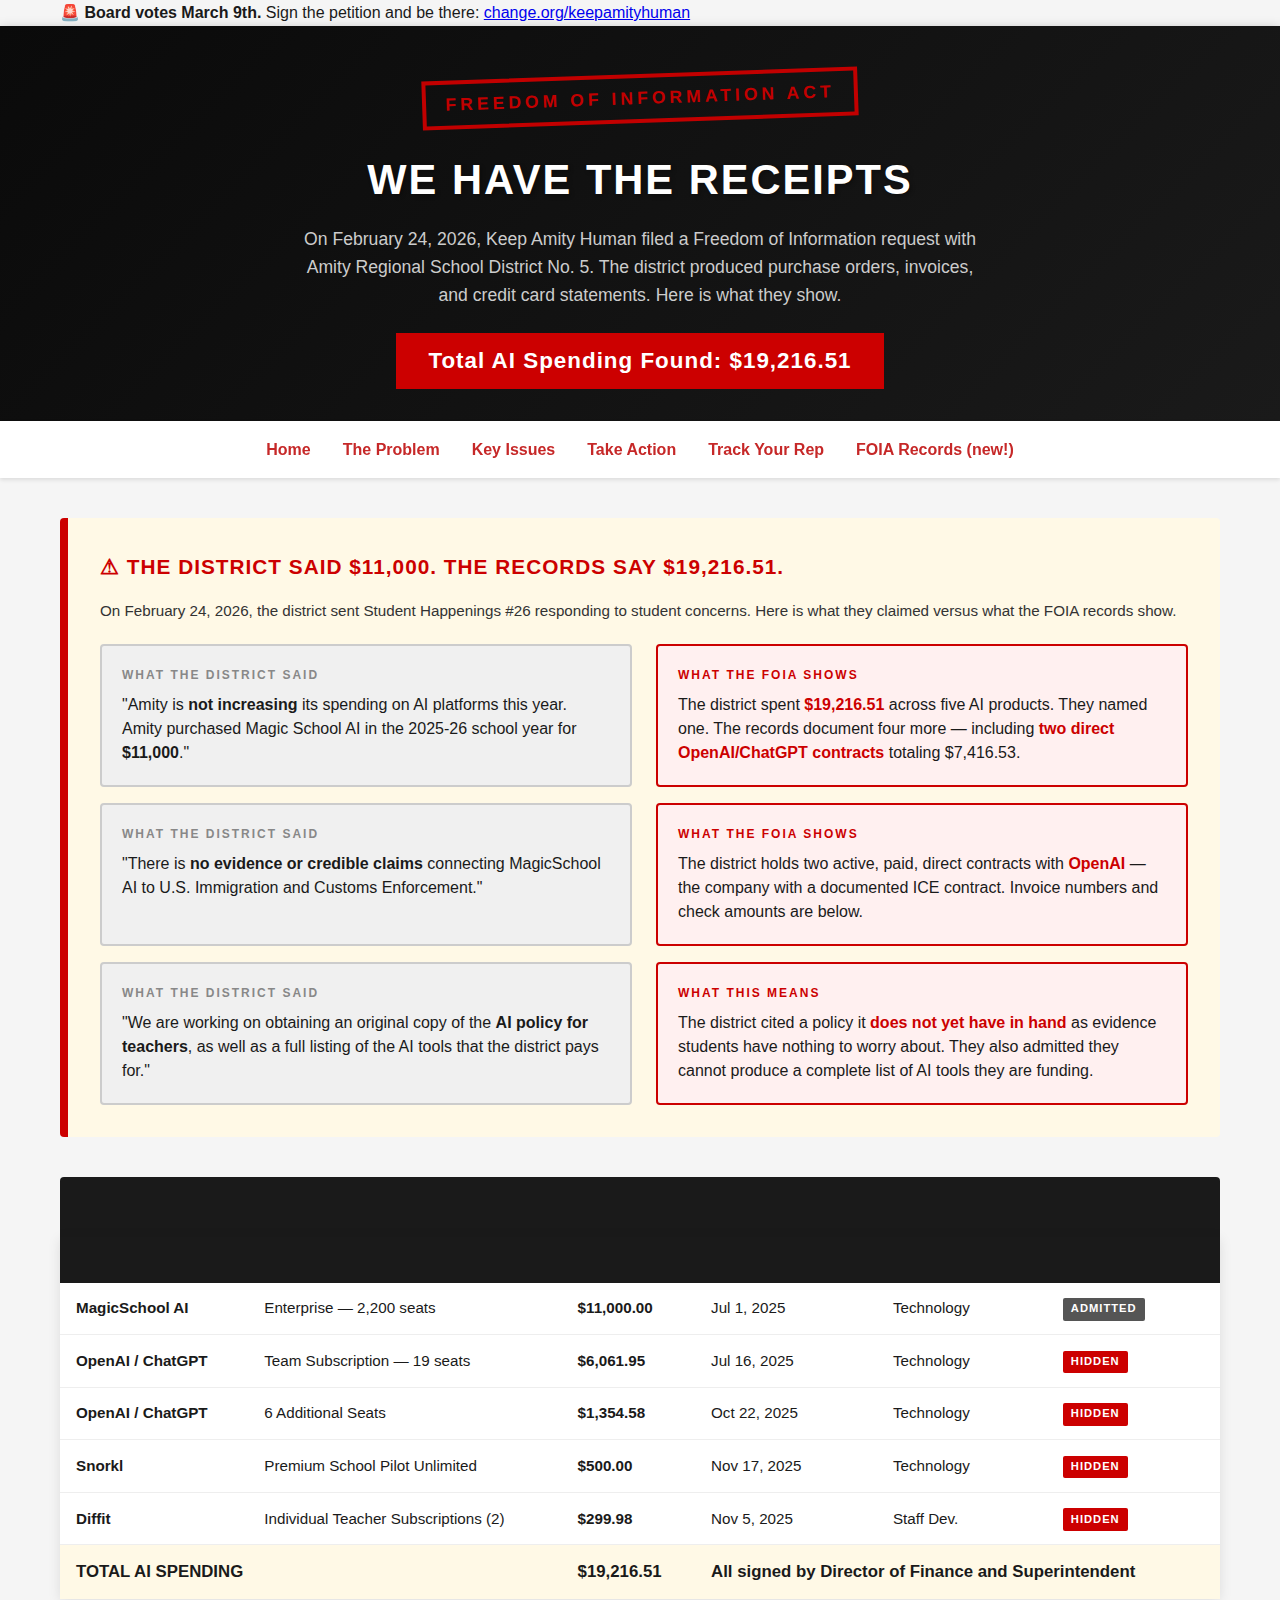
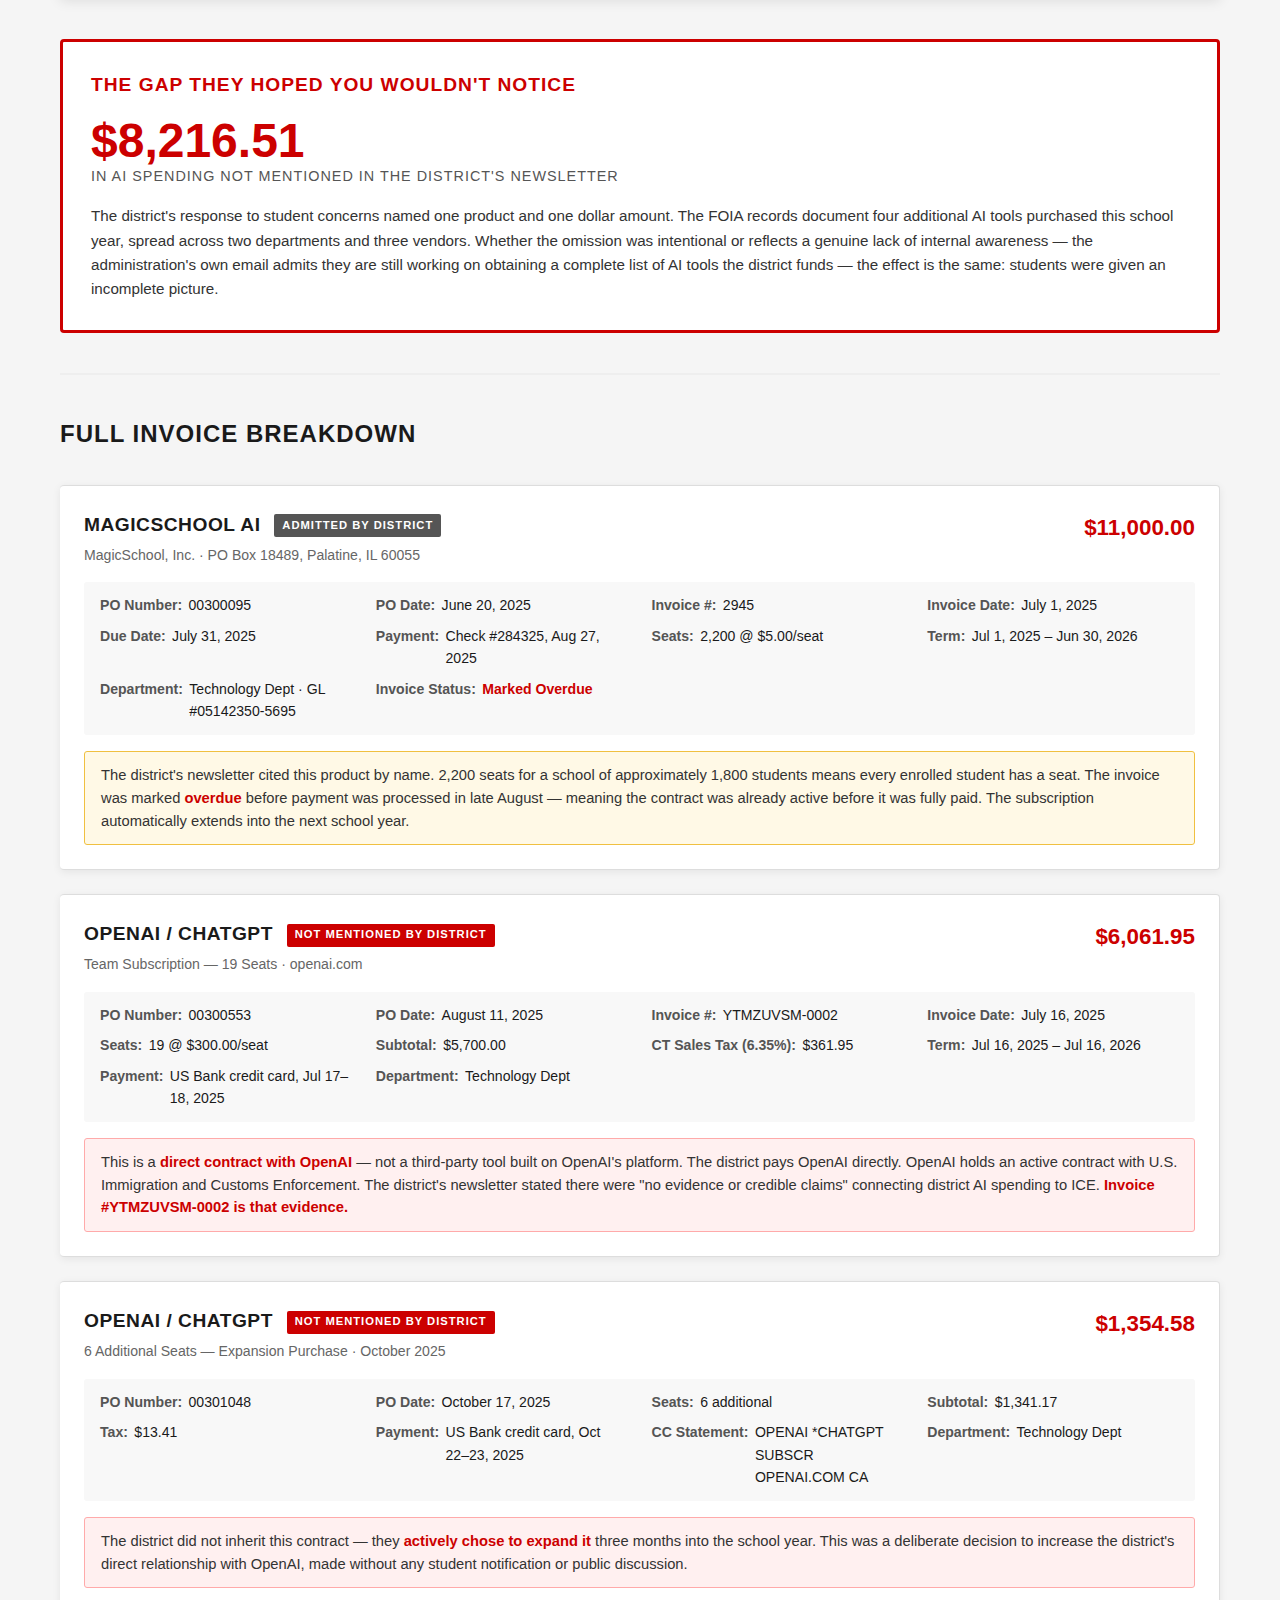
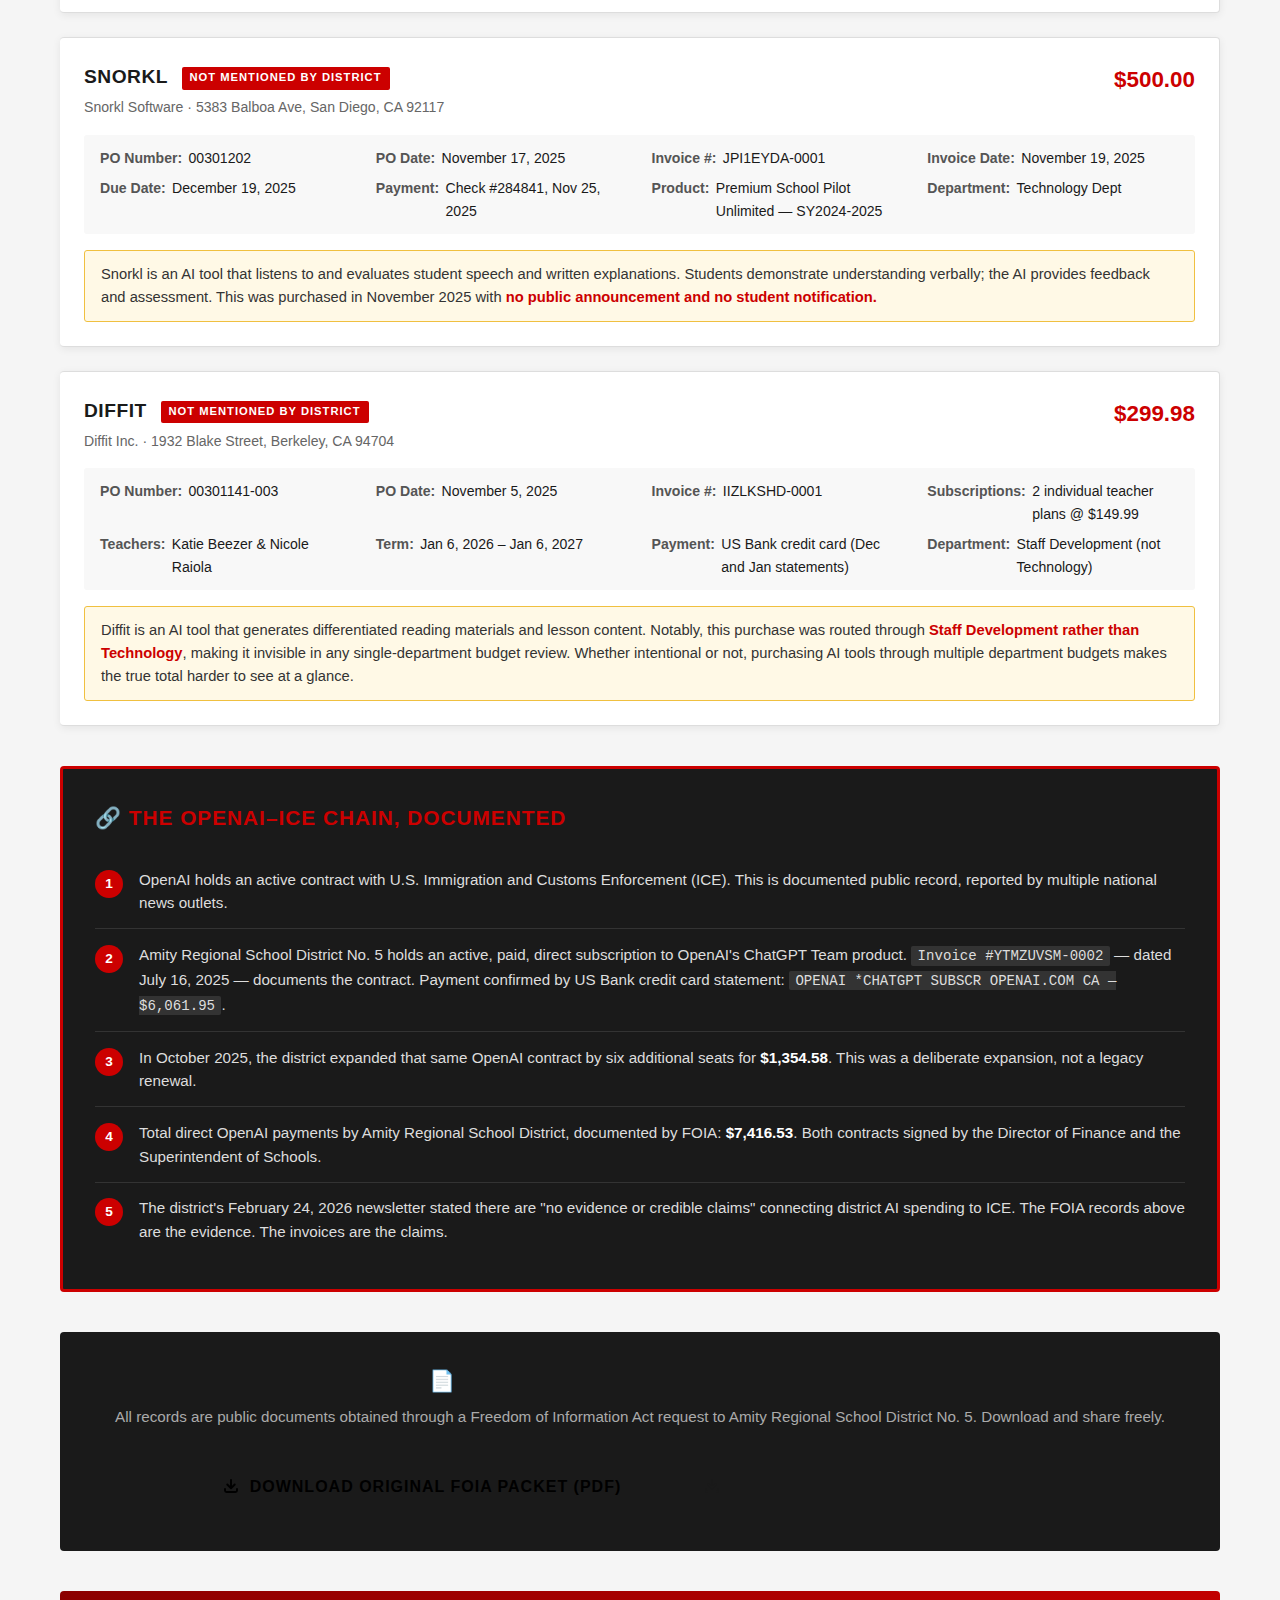
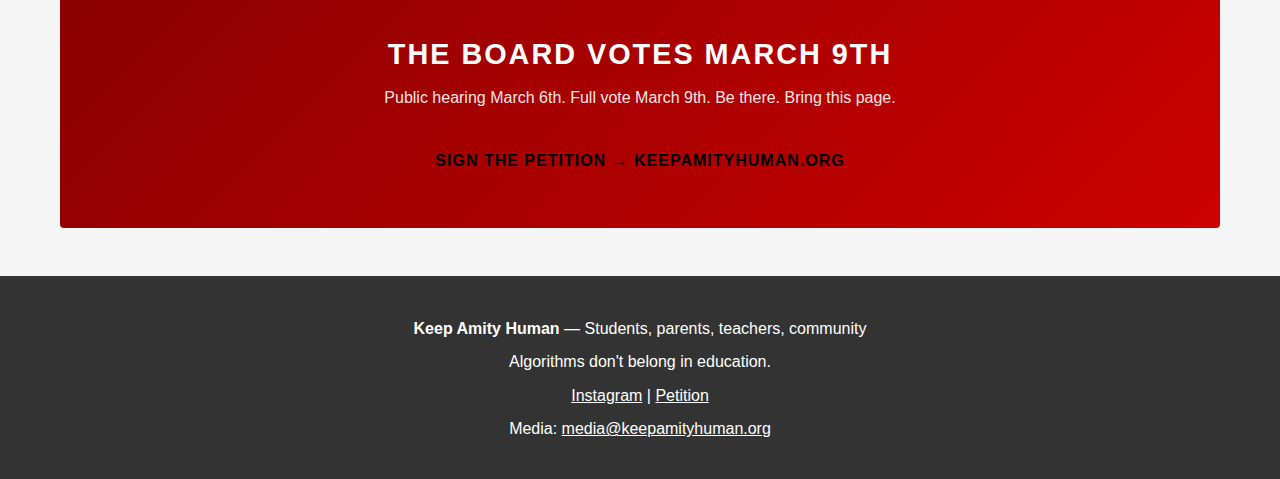
<file: foia.html>
<!DOCTYPE html>
<html lang="en">
<head>
    <meta charset="UTF-8">
    <meta name="viewport" content="width=device-width, initial-scale=1.0">
    <title>FOIA Records — Keep Amity Human</title>
    <link rel="icon" type="image/png" href="favicon.png">
    <link rel="stylesheet" href="styles.css">
    <style>
        .foia-hero {
            background: linear-gradient(135deg, #0a0a0a, #1a1a1a);
            border-bottom: 4px solid var(--gold);
            padding: 3rem 0 2rem;
            text-align: center;
        }

        .foia-hero .stamp {
            display: inline-block;
            border: 4px solid #cc0000;
            color: #cc0000;
            font-size: 1.1rem;
            font-weight: 900;
            letter-spacing: 4px;
            text-transform: uppercase;
            padding: 0.4rem 1.2rem;
            transform: rotate(-2deg);
            margin-bottom: 1.5rem;
            opacity: 0.95;
        }

        .foia-hero h1 {
            color: var(--gold);
            font-size: 2.6rem;
            font-weight: 900;
            text-transform: uppercase;
            letter-spacing: 2px;
            margin-bottom: 0.75rem;
        }

        .foia-hero p {
            color: #ccc;
            font-size: 1.1rem;
            max-width: 680px;
            margin: 0 auto;
            line-height: 1.6;
        }

        .foia-hero .total-banner {
            display: inline-block;
            background: #cc0000;
            color: white;
            font-size: 1.4rem;
            font-weight: 900;
            padding: 0.6rem 2rem;
            margin-top: 1.5rem;
            letter-spacing: 1px;
        }

        /* Rebuttal box */
        .rebuttal-section {
            background: #fff9e6;
            border: 3px solid var(--gold);
            border-left: 8px solid #cc0000;
            padding: 2rem;
            margin: 2.5rem 0;
            border-radius: 4px;
        }

        .rebuttal-section h2 {
            color: #cc0000;
            font-size: 1.3rem;
            font-weight: 900;
            text-transform: uppercase;
            letter-spacing: 1px;
            margin-bottom: 1rem;
        }

        .claim-vs-fact {
            display: grid;
            grid-template-columns: 1fr 1fr;
            gap: 1.5rem;
            margin-top: 1rem;
        }

        @media (max-width: 700px) {
            .claim-vs-fact { grid-template-columns: 1fr; }
            .foia-hero h1 { font-size: 1.8rem; }
        }

        .claim-box, .fact-box {
            padding: 1.25rem;
            border-radius: 4px;
        }

        .claim-box {
            background: #f0f0f0;
            border: 2px solid #ccc;
        }

        .fact-box {
            background: #fff0f0;
            border: 2px solid #cc0000;
        }

        .claim-box .label {
            font-size: 0.75rem;
            font-weight: 900;
            text-transform: uppercase;
            letter-spacing: 2px;
            color: #888;
            margin-bottom: 0.5rem;
        }

        .fact-box .label {
            font-size: 0.75rem;
            font-weight: 900;
            text-transform: uppercase;
            letter-spacing: 2px;
            color: #cc0000;
            margin-bottom: 0.5rem;
        }

        .claim-box p, .fact-box p {
            font-size: 1rem;
            line-height: 1.5;
            color: #1a1a1a;
            margin: 0;
        }

        .fact-box strong {
            color: #cc0000;
        }

        /* Summary table */
        .summary-table-wrap {
            margin: 2.5rem 0;
        }

        .summary-table-wrap h2 {
            font-size: 1.4rem;
            font-weight: 900;
            text-transform: uppercase;
            letter-spacing: 1px;
            color: var(--gold);
            background: #1a1a1a;
            padding: 0.75rem 1.25rem;
            margin: 0;
            border-radius: 4px 4px 0 0;
        }

        .summary-table {
            width: 100%;
            border-collapse: collapse;
            background: white;
            box-shadow: 0 2px 12px rgba(0,0,0,0.1);
        }

        .summary-table th {
            background: #1a1a1a;
            color: var(--gold);
            font-weight: 900;
            text-transform: uppercase;
            letter-spacing: 1px;
            font-size: 0.85rem;
            padding: 0.75rem 1rem;
            text-align: left;
        }

        .summary-table td {
            padding: 0.85rem 1rem;
            border-bottom: 1px solid #eee;
            font-size: 0.95rem;
            vertical-align: top;
        }

        .summary-table tr:last-child td {
            border-bottom: none;
            font-weight: 900;
            background: #fff9e6;
            font-size: 1.05rem;
        }

        .summary-table tr:hover:not(:last-child) td {
            background: #fafafa;
        }

        .tag-hidden {
            display: inline-block;
            background: #cc0000;
            color: white;
            font-size: 0.7rem;
            font-weight: 900;
            letter-spacing: 1px;
            text-transform: uppercase;
            padding: 0.15rem 0.5rem;
            border-radius: 2px;
            margin-left: 0.5rem;
            vertical-align: middle;
        }

        .tag-admitted {
            display: inline-block;
            background: #555;
            color: white;
            font-size: 0.7rem;
            font-weight: 900;
            letter-spacing: 1px;
            text-transform: uppercase;
            padding: 0.15rem 0.5rem;
            border-radius: 2px;
            margin-left: 0.5rem;
            vertical-align: middle;
        }

        /* Invoice cards */
        .invoices-section h2 {
            font-size: 1.5rem;
            font-weight: 900;
            text-transform: uppercase;
            letter-spacing: 1px;
            color: #1a1a1a;
            margin-bottom: 1.5rem;
            padding-bottom: 0.5rem;
            border-bottom: 3px solid var(--gold);
        }

        .invoice-card {
            background: white;
            border: 1px solid #ddd;
            border-left: 5px solid var(--gold);
            border-radius: 4px;
            padding: 1.5rem;
            margin-bottom: 1.5rem;
            box-shadow: 0 2px 8px rgba(0,0,0,0.07);
        }

        .invoice-card.openai {
            border-left-color: #cc0000;
        }

        .invoice-card-header {
            display: flex;
            justify-content: space-between;
            align-items: flex-start;
            flex-wrap: wrap;
            gap: 0.75rem;
            margin-bottom: 1rem;
        }

        .invoice-vendor {
            font-size: 1.2rem;
            font-weight: 900;
            color: #1a1a1a;
            text-transform: uppercase;
            letter-spacing: 0.5px;
        }

        .invoice-amount {
            font-size: 1.4rem;
            font-weight: 900;
            color: #cc0000;
            font-variant-numeric: tabular-nums;
        }

        .invoice-meta {
            display: grid;
            grid-template-columns: repeat(auto-fill, minmax(200px, 1fr));
            gap: 0.5rem 1.5rem;
            margin-bottom: 1rem;
            padding: 0.75rem 1rem;
            background: #f8f8f8;
            border-radius: 3px;
            font-size: 0.88rem;
        }

        .invoice-meta-item {
            display: flex;
            gap: 0.4rem;
        }

        .invoice-meta-item .meta-label {
            font-weight: 700;
            color: #555;
            white-space: nowrap;
        }

        .invoice-meta-item .meta-value {
            color: #1a1a1a;
        }

        .invoice-significance {
            background: #fff9e6;
            border: 1px solid #f0c040;
            border-radius: 3px;
            padding: 0.75rem 1rem;
            font-size: 0.92rem;
            line-height: 1.55;
            color: #333;
            margin-top: 0.75rem;
        }

        .invoice-significance strong {
            color: #cc0000;
        }

        .invoice-card.openai .invoice-significance {
            background: #fff0f0;
            border-color: #ffaaaa;
        }

        /* ICE chain box */
        .ice-chain {
            background: #1a1a1a;
            color: white;
            padding: 2rem;
            border-radius: 4px;
            margin: 2.5rem 0;
            border: 3px solid #cc0000;
        }

        .ice-chain h2 {
            color: #cc0000;
            font-size: 1.3rem;
            font-weight: 900;
            text-transform: uppercase;
            letter-spacing: 1px;
            margin-bottom: 1.25rem;
        }

        .chain-steps {
            display: flex;
            flex-direction: column;
            gap: 0;
        }

        .chain-step {
            display: flex;
            align-items: flex-start;
            gap: 1rem;
            padding: 0.85rem 0;
            border-bottom: 1px solid #333;
        }

        .chain-step:last-child {
            border-bottom: none;
        }

        .chain-number {
            background: #cc0000;
            color: white;
            font-weight: 900;
            font-size: 0.85rem;
            width: 28px;
            height: 28px;
            border-radius: 50%;
            display: flex;
            align-items: center;
            justify-content: center;
            flex-shrink: 0;
            margin-top: 2px;
        }

        .chain-text {
            font-size: 0.95rem;
            line-height: 1.55;
            color: #ddd;
        }

        .chain-text strong {
            color: white;
        }

        .chain-text .inv {
            font-family: monospace;
            background: #333;
            padding: 0.1rem 0.4rem;
            border-radius: 2px;
            font-size: 0.88rem;
            color: var(--gold);
        }

        /* Download section */
        .download-section {
            background: #1a1a1a;
            border: 3px solid var(--gold);
            border-radius: 4px;
            padding: 2rem;
            margin: 2.5rem 0;
            text-align: center;
        }

        .download-section h2 {
            color: var(--gold);
            font-size: 1.3rem;
            font-weight: 900;
            text-transform: uppercase;
            letter-spacing: 2px;
            margin-bottom: 0.5rem;
        }

        .download-section p {
            color: #aaa;
            font-size: 0.95rem;
            margin-bottom: 1.5rem;
        }

        .download-btn {
            display: inline-flex;
            align-items: center;
            gap: 0.6rem;
            background: var(--gold);
            color: #000;
            font-weight: 900;
            font-size: 1rem;
            letter-spacing: 1px;
            text-transform: uppercase;
            padding: 0.85rem 2rem;
            border: none;
            border-radius: 3px;
            cursor: pointer;
            text-decoration: none;
            transition: background 0.2s, transform 0.1s;
            margin: 0.4rem;
        }

        .download-btn:hover {
            background: #e8c84a;
            transform: translateY(-2px);
        }

        .download-btn:active {
            transform: translateY(0);
        }

        .download-btn svg {
            width: 18px;
            height: 18px;
        }

        .download-btn.secondary {
            background: transparent;
            color: var(--gold);
            border: 2px solid var(--gold);
        }

        .download-btn.secondary:hover {
            background: rgba(212, 175, 55, 0.1);
        }

        /* What they said box */
        .gap-callout {
            background: white;
            border: 3px solid #cc0000;
            border-radius: 4px;
            padding: 1.75rem;
            margin: 2.5rem 0;
        }

        .gap-callout h2 {
            font-size: 1.2rem;
            font-weight: 900;
            text-transform: uppercase;
            color: #cc0000;
            letter-spacing: 1px;
            margin-bottom: 1rem;
        }

        .gap-number {
            font-size: 3rem;
            font-weight: 900;
            color: #cc0000;
            line-height: 1;
        }

        .gap-label {
            font-size: 0.9rem;
            color: #555;
            text-transform: uppercase;
            letter-spacing: 1px;
            margin-bottom: 1rem;
        }

        .gap-callout p {
            font-size: 0.95rem;
            color: #333;
            line-height: 1.6;
        }

        /* bottom CTA */
        .bottom-cta {
            background: linear-gradient(135deg, #8B0000, #cc0000);
            color: white;
            text-align: center;
            padding: 2.5rem;
            border-radius: 4px;
            margin: 2.5rem 0;
        }

        .bottom-cta h2 {
            font-size: 1.8rem;
            font-weight: 900;
            text-transform: uppercase;
            letter-spacing: 2px;
            margin-bottom: 0.5rem;
        }

        .bottom-cta p {
            font-size: 1rem;
            opacity: 0.9;
            margin-bottom: 1.5rem;
        }

        .bottom-cta a.cta-btn {
            display: inline-block;
            background: var(--gold);
            color: #000;
            font-weight: 900;
            text-decoration: none;
            padding: 0.85rem 2.5rem;
            font-size: 1rem;
            text-transform: uppercase;
            letter-spacing: 1px;
            border-radius: 3px;
            transition: background 0.2s;
        }

        .bottom-cta a.cta-btn:hover {
            background: #e8c84a;
        }

        .section-divider {
            border: none;
            border-top: 2px solid #eee;
            margin: 2.5rem 0;
        }
    </style>
</head>
<body>

    <div class="petition-banner">
        <div class="container">
            <p>🚨 <strong>Board votes March 9th.</strong> Sign the petition and be there: <a href="index.html">change.org/keepamityhuman</a></p>
        </div>
    </div>

    <header class="foia-hero">
        <div class="container">
            <div class="stamp">Freedom of Information Act</div>
            <h1>We Have the Receipts</h1>
            <p>On February 24, 2026, Keep Amity Human filed a Freedom of Information request with Amity Regional School District No. 5. The district produced purchase orders, invoices, and credit card statements. Here is what they show.</p>
            <div class="total-banner">Total AI Spending Found: $19,216.51</div>
        </div>
    </header>

    <nav>
        <div class="container">
            <a href="index.html">Home</a>
            <a href="index.html#problem">The Problem</a>
            <a href="index.html#issues">Key Issues</a>
            <a href="index.html#email">Take Action</a>
            <a href="track-your-rep.html">Track Your Rep</a>
            <a href="foia.html">FOIA Records (new!)</a>
        </div>
    </nav>

    <main class="container">

        <!-- REBUTTAL -->
        <section class="rebuttal-section">
            <h2>⚠ The District Said $11,000. The Records Say $19,216.51.</h2>
            <p style="margin-bottom: 1.25rem; font-size: 0.95rem; color: #333;">On February 24, 2026, the district sent Student Happenings #26 responding to student concerns. Here is what they claimed versus what the FOIA records show.</p>

            <div class="claim-vs-fact">
                <div class="claim-box">
                    <div class="label">What the District Said</div>
                    <p>"Amity is <strong>not increasing</strong> its spending on AI platforms this year. Amity purchased Magic School AI in the 2025-26 school year for <strong>$11,000</strong>."</p>
                </div>
                <div class="fact-box">
                    <div class="label">What the FOIA Shows</div>
                    <p>The district spent <strong>$19,216.51</strong> across five AI products. They named one. The records document four more — including <strong>two direct OpenAI/ChatGPT contracts</strong> totaling $7,416.53.</p>
                </div>
            </div>

            <div class="claim-vs-fact" style="margin-top: 1rem;">
                <div class="claim-box">
                    <div class="label">What the District Said</div>
                    <p>"There is <strong>no evidence or credible claims</strong> connecting MagicSchool AI to U.S. Immigration and Customs Enforcement."</p>
                </div>
                <div class="fact-box">
                    <div class="label">What the FOIA Shows</div>
                    <p>The district holds two active, paid, direct contracts with <strong>OpenAI</strong> — the company with a documented ICE contract. Invoice numbers and check amounts are below.</p>
                </div>
            </div>

            <div class="claim-vs-fact" style="margin-top: 1rem;">
                <div class="claim-box">
                    <div class="label">What the District Said</div>
                    <p>"We are working on obtaining an original copy of the <strong>AI policy for teachers</strong>, as well as a full listing of the AI tools that the district pays for."</p>
                </div>
                <div class="fact-box">
                    <div class="label">What This Means</div>
                    <p>The district cited a policy it <strong>does not yet have in hand</strong> as evidence students have nothing to worry about. They also admitted they cannot produce a complete list of AI tools they are funding.</p>
                </div>
            </div>
        </section>

        <!-- SUMMARY TABLE -->
        <div class="summary-table-wrap">
            <h2>All AI Spending — At a Glance</h2>
            <table class="summary-table">
                <thead>
                    <tr>
                        <th>Vendor</th>
                        <th>Product</th>
                        <th>Amount</th>
                        <th>Date</th>
                        <th>Dept</th>
                        <th>Status</th>
                    </tr>
                </thead>
                <tbody>
                    <tr>
                        <td><strong>MagicSchool AI</strong></td>
                        <td>Enterprise — 2,200 seats</td>
                        <td><strong>$11,000.00</strong></td>
                        <td>Jul 1, 2025</td>
                        <td>Technology</td>
                        <td><span class="tag-admitted">Admitted</span></td>
                    </tr>
                    <tr>
                        <td><strong>OpenAI / ChatGPT</strong></td>
                        <td>Team Subscription — 19 seats</td>
                        <td><strong>$6,061.95</strong></td>
                        <td>Jul 16, 2025</td>
                        <td>Technology</td>
                        <td><span class="tag-hidden">Hidden</span></td>
                    </tr>
                    <tr>
                        <td><strong>OpenAI / ChatGPT</strong></td>
                        <td>6 Additional Seats</td>
                        <td><strong>$1,354.58</strong></td>
                        <td>Oct 22, 2025</td>
                        <td>Technology</td>
                        <td><span class="tag-hidden">Hidden</span></td>
                    </tr>
                    <tr>
                        <td><strong>Snorkl</strong></td>
                        <td>Premium School Pilot Unlimited</td>
                        <td><strong>$500.00</strong></td>
                        <td>Nov 17, 2025</td>
                        <td>Technology</td>
                        <td><span class="tag-hidden">Hidden</span></td>
                    </tr>
                    <tr>
                        <td><strong>Diffit</strong></td>
                        <td>Individual Teacher Subscriptions (2)</td>
                        <td><strong>$299.98</strong></td>
                        <td>Nov 5, 2025</td>
                        <td>Staff Dev.</td>
                        <td><span class="tag-hidden">Hidden</span></td>
                    </tr>
                    <tr>
                        <td colspan="2"><strong>TOTAL AI SPENDING</strong></td>
                        <td><strong>$19,216.51</strong></td>
                        <td colspan="3">All signed by Director of Finance and Superintendent</td>
                    </tr>
                </tbody>
            </table>
        </div>

        <!-- GAP CALLOUT -->
        <div class="gap-callout">
            <h2>The Gap They Hoped You Wouldn't Notice</h2>
            <div class="gap-number">$8,216.51</div>
            <div class="gap-label">In AI spending not mentioned in the district's newsletter</div>
            <p>The district's response to student concerns named one product and one dollar amount. The FOIA records document four additional AI tools purchased this school year, spread across two departments and three vendors. Whether the omission was intentional or reflects a genuine lack of internal awareness — the administration's own email admits they are still working on obtaining a complete list of AI tools the district funds — the effect is the same: students were given an incomplete picture.</p>
        </div>

        <hr class="section-divider">

        <!-- INVOICE CARDS -->
        <section class="invoices-section">
            <h2>Full Invoice Breakdown </h2>

            <!-- MagicSchool -->
            <div class="invoice-card">
                <div class="invoice-card-header">
                    <div>
                        <div class="invoice-vendor">MagicSchool AI <span class="tag-admitted">Admitted by District</span></div>
                        <div style="font-size: 0.88rem; color: #666; margin-top: 0.2rem;">MagicSchool, Inc. · PO Box 18489, Palatine, IL 60055</div>
                    </div>
                    <div class="invoice-amount">$11,000.00</div>
                </div>
                <div class="invoice-meta">
                    <div class="invoice-meta-item"><span class="meta-label">PO Number:</span><span class="meta-value">00300095</span></div>
                    <div class="invoice-meta-item"><span class="meta-label">PO Date:</span><span class="meta-value">June 20, 2025</span></div>
                    <div class="invoice-meta-item"><span class="meta-label">Invoice #:</span><span class="meta-value">2945</span></div>
                    <div class="invoice-meta-item"><span class="meta-label">Invoice Date:</span><span class="meta-value">July 1, 2025</span></div>
                    <div class="invoice-meta-item"><span class="meta-label">Due Date:</span><span class="meta-value">July 31, 2025</span></div>
                    <div class="invoice-meta-item"><span class="meta-label">Payment:</span><span class="meta-value">Check #284325, Aug 27, 2025</span></div>
                    <div class="invoice-meta-item"><span class="meta-label">Seats:</span><span class="meta-value">2,200 @ $5.00/seat</span></div>
                    <div class="invoice-meta-item"><span class="meta-label">Term:</span><span class="meta-value">Jul 1, 2025 – Jun 30, 2026</span></div>
                    <div class="invoice-meta-item"><span class="meta-label">Department:</span><span class="meta-value">Technology Dept · GL #05142350-5695</span></div>
                    <div class="invoice-meta-item"><span class="meta-label">Invoice Status:</span><span class="meta-value" style="color:#cc0000; font-weight:700;">Marked Overdue</span></div>
                </div>
                <div class="invoice-significance">
                    The district's newsletter cited this product by name. 2,200 seats for a school of approximately 1,800 students means every enrolled student has a seat. The invoice was marked <strong>overdue</strong> before payment was processed in late August — meaning the contract was already active before it was fully paid. The subscription automatically extends into the next school year.
                </div>
            </div>

            <!-- ChatGPT Team -->
            <div class="invoice-card openai">
                <div class="invoice-card-header">
                    <div>
                        <div class="invoice-vendor">OpenAI / ChatGPT <span class="tag-hidden">Not Mentioned by District</span></div>
                        <div style="font-size: 0.88rem; color: #666; margin-top: 0.2rem;">Team Subscription — 19 Seats · openai.com</div>
                    </div>
                    <div class="invoice-amount">$6,061.95</div>
                </div>
                <div class="invoice-meta">
                    <div class="invoice-meta-item"><span class="meta-label">PO Number:</span><span class="meta-value">00300553</span></div>
                    <div class="invoice-meta-item"><span class="meta-label">PO Date:</span><span class="meta-value">August 11, 2025</span></div>
                    <div class="invoice-meta-item"><span class="meta-label">Invoice #:</span><span class="meta-value">YTMZUVSM-0002</span></div>
                    <div class="invoice-meta-item"><span class="meta-label">Invoice Date:</span><span class="meta-value">July 16, 2025</span></div>
                    <div class="invoice-meta-item"><span class="meta-label">Seats:</span><span class="meta-value">19 @ $300.00/seat</span></div>
                    <div class="invoice-meta-item"><span class="meta-label">Subtotal:</span><span class="meta-value">$5,700.00</span></div>
                    <div class="invoice-meta-item"><span class="meta-label">CT Sales Tax (6.35%):</span><span class="meta-value">$361.95</span></div>
                    <div class="invoice-meta-item"><span class="meta-label">Term:</span><span class="meta-value">Jul 16, 2025 – Jul 16, 2026</span></div>
                    <div class="invoice-meta-item"><span class="meta-label">Payment:</span><span class="meta-value">US Bank credit card, Jul 17–18, 2025</span></div>
                    <div class="invoice-meta-item"><span class="meta-label">Department:</span><span class="meta-value">Technology Dept</span></div>
                </div>
                <div class="invoice-significance">
                    This is a <strong>direct contract with OpenAI</strong> — not a third-party tool built on OpenAI's platform. The district pays OpenAI directly. OpenAI holds an active contract with U.S. Immigration and Customs Enforcement. The district's newsletter stated there were "no evidence or credible claims" connecting district AI spending to ICE. <strong>Invoice #YTMZUVSM-0002 is that evidence.</strong>
                </div>
            </div>

            <!-- ChatGPT 6 seats -->
            <div class="invoice-card openai">
                <div class="invoice-card-header">
                    <div>
                        <div class="invoice-vendor">OpenAI / ChatGPT <span class="tag-hidden">Not Mentioned by District</span></div>
                        <div style="font-size: 0.88rem; color: #666; margin-top: 0.2rem;">6 Additional Seats — Expansion Purchase · October 2025</div>
                    </div>
                    <div class="invoice-amount">$1,354.58</div>
                </div>
                <div class="invoice-meta">
                    <div class="invoice-meta-item"><span class="meta-label">PO Number:</span><span class="meta-value">00301048</span></div>
                    <div class="invoice-meta-item"><span class="meta-label">PO Date:</span><span class="meta-value">October 17, 2025</span></div>
                    <div class="invoice-meta-item"><span class="meta-label">Seats:</span><span class="meta-value">6 additional</span></div>
                    <div class="invoice-meta-item"><span class="meta-label">Subtotal:</span><span class="meta-value">$1,341.17</span></div>
                    <div class="invoice-meta-item"><span class="meta-label">Tax:</span><span class="meta-value">$13.41</span></div>
                    <div class="invoice-meta-item"><span class="meta-label">Payment:</span><span class="meta-value">US Bank credit card, Oct 22–23, 2025</span></div>
                    <div class="invoice-meta-item"><span class="meta-label">CC Statement:</span><span class="meta-value">OPENAI *CHATGPT SUBSCR OPENAI.COM CA</span></div>
                    <div class="invoice-meta-item"><span class="meta-label">Department:</span><span class="meta-value">Technology Dept</span></div>
                </div>
                <div class="invoice-significance">
                    The district did not inherit this contract — they <strong>actively chose to expand it</strong> three months into the school year. This was a deliberate decision to increase the district's direct relationship with OpenAI, made without any student notification or public discussion.
                </div>
            </div>

            <!-- Snorkl -->
            <div class="invoice-card">
                <div class="invoice-card-header">
                    <div>
                        <div class="invoice-vendor">Snorkl <span class="tag-hidden">Not Mentioned by District</span></div>
                        <div style="font-size: 0.88rem; color: #666; margin-top: 0.2rem;">Snorkl Software · 5383 Balboa Ave, San Diego, CA 92117</div>
                    </div>
                    <div class="invoice-amount">$500.00</div>
                </div>
                <div class="invoice-meta">
                    <div class="invoice-meta-item"><span class="meta-label">PO Number:</span><span class="meta-value">00301202</span></div>
                    <div class="invoice-meta-item"><span class="meta-label">PO Date:</span><span class="meta-value">November 17, 2025</span></div>
                    <div class="invoice-meta-item"><span class="meta-label">Invoice #:</span><span class="meta-value">JPI1EYDA-0001</span></div>
                    <div class="invoice-meta-item"><span class="meta-label">Invoice Date:</span><span class="meta-value">November 19, 2025</span></div>
                    <div class="invoice-meta-item"><span class="meta-label">Due Date:</span><span class="meta-value">December 19, 2025</span></div>
                    <div class="invoice-meta-item"><span class="meta-label">Payment:</span><span class="meta-value">Check #284841, Nov 25, 2025</span></div>
                    <div class="invoice-meta-item"><span class="meta-label">Product:</span><span class="meta-value">Premium School Pilot Unlimited — SY2024-2025</span></div>
                    <div class="invoice-meta-item"><span class="meta-label">Department:</span><span class="meta-value">Technology Dept</span></div>
                </div>
                <div class="invoice-significance">
                    Snorkl is an AI tool that listens to and evaluates student speech and written explanations. Students demonstrate understanding verbally; the AI provides feedback and assessment. This was purchased in November 2025 with <strong>no public announcement and no student notification.</strong>
                </div>
            </div>

            <!-- Diffit -->
            <div class="invoice-card">
                <div class="invoice-card-header">
                    <div>
                        <div class="invoice-vendor">Diffit <span class="tag-hidden">Not Mentioned by District</span></div>
                        <div style="font-size: 0.88rem; color: #666; margin-top: 0.2rem;">Diffit Inc. · 1932 Blake Street, Berkeley, CA 94704</div>
                    </div>
                    <div class="invoice-amount">$299.98</div>
                </div>
                <div class="invoice-meta">
                    <div class="invoice-meta-item"><span class="meta-label">PO Number:</span><span class="meta-value">00301141-003</span></div>
                    <div class="invoice-meta-item"><span class="meta-label">PO Date:</span><span class="meta-value">November 5, 2025</span></div>
                    <div class="invoice-meta-item"><span class="meta-label">Invoice #:</span><span class="meta-value">IIZLKSHD-0001</span></div>
                    <div class="invoice-meta-item"><span class="meta-label">Subscriptions:</span><span class="meta-value">2 individual teacher plans @ $149.99</span></div>
                    <div class="invoice-meta-item"><span class="meta-label">Teachers:</span><span class="meta-value">Katie Beezer & Nicole Raiola</span></div>
                    <div class="invoice-meta-item"><span class="meta-label">Term:</span><span class="meta-value">Jan 6, 2026 – Jan 6, 2027</span></div>
                    <div class="invoice-meta-item"><span class="meta-label">Payment:</span><span class="meta-value">US Bank credit card (Dec and Jan statements)</span></div>
                    <div class="invoice-meta-item"><span class="meta-label">Department:</span><span class="meta-value">Staff Development (not Technology)</span></div>
                </div>
                <div class="invoice-significance">
                    Diffit is an AI tool that generates differentiated reading materials and lesson content. Notably, this purchase was routed through <strong>Staff Development rather than Technology</strong>, making it invisible in any single-department budget review. Whether intentional or not, purchasing AI tools through multiple department budgets makes the true total harder to see at a glance.
                </div>
            </div>
        </section>

        <!-- ICE CHAIN -->
        <div class="ice-chain">
            <h2>🔗 The OpenAI–ICE Chain, Documented</h2>
            <div class="chain-steps">
                <div class="chain-step">
                    <div class="chain-number">1</div>
                    <div class="chain-text">OpenAI holds an active contract with U.S. Immigration and Customs Enforcement (ICE). This is documented public record, reported by multiple national news outlets.</div>
                </div>
                <div class="chain-step">
                    <div class="chain-number">2</div>
                    <div class="chain-text">Amity Regional School District No. 5 holds an active, paid, direct subscription to OpenAI's ChatGPT Team product. <span class="inv">Invoice #YTMZUVSM-0002</span> — dated July 16, 2025 — documents the contract. Payment confirmed by US Bank credit card statement: <span class="inv">OPENAI *CHATGPT SUBSCR OPENAI.COM CA — $6,061.95</span>.</div>
                </div>
                <div class="chain-step">
                    <div class="chain-number">3</div>
                    <div class="chain-text">In October 2025, the district expanded that same OpenAI contract by six additional seats for <strong>$1,354.58</strong>. This was a deliberate expansion, not a legacy renewal.</div>
                </div>
                <div class="chain-step">
                    <div class="chain-number">4</div>
                    <div class="chain-text">Total direct OpenAI payments by Amity Regional School District, documented by FOIA: <strong>$7,416.53</strong>. Both contracts signed by the Director of Finance and the Superintendent of Schools.</div>
                </div>
                <div class="chain-step">
                    <div class="chain-number">5</div>
                    <div class="chain-text">The district's February 24, 2026 newsletter stated there are "no evidence or credible claims" connecting district AI spending to ICE. The FOIA records above are the evidence. The invoices are the claims.</div>
                </div>
            </div>
        </div>

        <!-- DOWNLOAD -->
        <div class="download-section">
            <h2>📄 Download the FOIA Records</h2>
            <p>All records are public documents obtained through a Freedom of Information Act request to Amity Regional School District No. 5. Download and share freely.</p>
            <a class="download-btn" href="https://raw.githubusercontent.com/keepithumanamity/keepamityhuman/main/AI%20FOI%20Request%202-24-2026.pdf" download="AI-FOI-Request-2-24-2026.pdf" target="_blank">
                <svg xmlns="http://www.w3.org/2000/svg" fill="none" viewBox="0 0 24 24" stroke="currentColor" stroke-width="2.5"><path stroke-linecap="round" stroke-linejoin="round" d="M4 16v2a2 2 0 002 2h12a2 2 0 002-2v-2M7 10l5 5m0 0l5-5m-5 5V4"/></svg>
                Download Original FOIA Packet (PDF)
            </a>
            <button class="download-btn secondary" onclick="downloadFOIAText()">
                <svg xmlns="http://www.w3.org/2000/svg" fill="none" viewBox="0 0 24 24" stroke="currentColor" stroke-width="2.5"><path stroke-linecap="round" stroke-linejoin="round" d="M4 16v2a2 2 0 002 2h12a2 2 0 002-2v-2M7 10l5 5m0 0l5-5m-5 5V4"/></svg>
                Download Invoice Summary (TXT)
            </button>
        </div>

        <!-- CTA -->
        <div class="bottom-cta">
            <h2>The Board Votes March 9th</h2>
            <p>Public hearing March 6th. Full vote March 9th. Be there. Bring this page.</p>
            <a href="index.html" class="cta-btn">Sign the Petition → keepamityhuman.org</a>
        </div>

    </main>

    <footer>
        <div class="container">
            <p><strong>Keep Amity Human</strong> — Students, parents, teachers, community</p>
            <p>Algorithms don't belong in education.</p>
            <p><a href="https://instagram.com/keepamityhuman" target="_blank" style="color: var(--gold);">Instagram</a> | <a href="https://change.org/KeepAmityHuman" target="_blank" style="color: var(--gold);">Petition</a></p>
            <p>Media: <a href="mailto:media@keepamityhuman.org" style="color: var(--gold);">media@keepamityhuman.org</a></p>
        </div>
    </footer>

    <script>
        function downloadFOIAText() {
            const text = `FREEDOM OF INFORMATION ACT REQUEST
Amity Regional School District No. 5
AI Platform Spending — School Year 2025-2026
Records obtained: February 24, 2026

════════════════════════════════════════════════════════
SUMMARY
════════════════════════════════════════════════════════
Total AI Spending Documented: $19,216.51
District-Admitted Amount (Student Happenings #26): $11,000.00
Undisclosed Amount: $8,216.51

════════════════════════════════════════════════════════
RECORD 1: MAGICSCHOOL AI
════════════════════════════════════════════════════════
Vendor: MagicSchool, Inc.
Address: PO Box 18489, Palatine, IL 60055-8489
PO Number: 00300095
PO Date: June 20, 2025
Invoice Number: 2945
Invoice Date: July 1, 2025
Due Date: July 31, 2025 (marked Overdue)
Product: MagicSchool Enterprise — 1-Year Partnership Renewal
Seats: 2,200 @ $5.00/seat
Total: $11,000.00
Payment: Check #284325, August 27, 2025
GL Account: 05142350-5695
Department: Technology Dept
Term: July 1, 2025 – June 30, 2026
Status: Admitted in district newsletter

════════════════════════════════════════════════════════
RECORD 2: OPENAI / CHATGPT — TEAM SUBSCRIPTION
════════════════════════════════════════════════════════
Vendor: OpenAI (openai.com)
PO Number: 00300553
PO Date: August 11, 2025
Invoice Number: YTMZUVSM-0002
Invoice Date: July 16, 2025
Product: ChatGPT Team Subscription
Seats: 19 @ $300.00/seat = $5,700.00
CT Sales Tax (6.35%): $361.95
Total: $6,061.95
Payment: US Bank Corporate Credit Card
CC Statement: OPENAI *CHATGPT SUBSCR OPENAI.COM CA — $6,061.95
Statement Date: July 25, 2025
Term: July 16, 2025 – July 16, 2026
Department: Technology Dept
Status: NOT mentioned in district newsletter

NOTE: OpenAI holds an active contract with U.S. Immigration
and Customs Enforcement (ICE). This invoice documents a direct
financial relationship between Amity Regional School District
and OpenAI.

════════════════════════════════════════════════════════
RECORD 3: OPENAI / CHATGPT — 6 ADDITIONAL SEATS
════════════════════════════════════════════════════════
Vendor: OpenAI (openai.com)
PO Number: 00301048
PO Date: October 17, 2025
Product: ChatGPT — 6 Additional Seats
Subtotal: $1,341.17
Tax: $13.41
Total: $1,354.58
Payment: US Bank Corporate Credit Card
CC Statement: OPENAI *CHATGPT SUBSCR OPENAI.COM CA — $1,329.57
Statement Date: October 27, 2025
Department: Technology Dept
Status: NOT mentioned in district newsletter

NOTE: Active expansion of the OpenAI contract, October 2025.

════════════════════════════════════════════════════════
RECORD 4: SNORKL
════════════════════════════════════════════════════════
Vendor: Snorkl
Address: 5383 Balboa Ave, San Diego, CA 92117
PO Number: 00301202
PO Date: November 17, 2025
Invoice Number: JPI1EYDA-0001
Invoice Date: November 19, 2025
Due Date: December 19, 2025
Product: Snorkl Premium School Pilot Unlimited — SY2024-2025
Total: $500.00
Payment: Check #284841, November 25, 2025
Department: Technology Dept
Status: NOT mentioned in district newsletter

════════════════════════════════════════════════════════
RECORD 5: DIFFIT
════════════════════════════════════════════════════════
Vendor: Diffit Inc.
Address: 1932 Blake Street, Berkeley, CA 94704
PO Number: 00301141-003
PO Date: November 5, 2025
Invoice Number: IIZLKSHD-0001
Invoice Date: January 6, 2026
Product: Annual Premium Access Individual Teacher Subscription
Subscribers: Katie Beezer, Nicole Raiola (2 x $149.99)
Total: $299.98
Payment: US Bank Corporate Credit Card
CC Statement (12/26/2025): DIFFIT WEB.DIFFIT.ME CA
CC Statement (01/26/2026): DIFFIT WEB.DIFFIT.ME CA — $149.99
Term: January 6, 2026 – January 6, 2027
Department: Staff Development (NOT Technology)
Status: NOT mentioned in district newsletter

════════════════════════════════════════════════════════
All purchases signed by:
- Director of Finance and Administration
- Superintendent of Schools, Amity Regional School District No. 5

Original FOIA packet available at keepamityhuman.org/foia.html

keepamityhuman.org | Board votes March 9, 2026`;

            const blob = new Blob([text], { type: 'text/plain' });
            const url = URL.createObjectURL(blob);
            const a = document.createElement('a');
            a.href = url;
            a.download = 'amity-foia-summary.txt';
            a.click();
            URL.revokeObjectURL(url);
        }
    </script>

</body>
</html>
</file>
<file: styles.css>
* {
    margin: 0;
    padding: 0;
    box-sizing: border-box;
}

:root {
    --primary-color: #c62828;
    --secondary-color: #d32f2f;
    --accent-color: #b71c1c;
    --text-color: #1a1a1a;
    --bg-color: #f5f5f5;
    --card-bg: #ffffff;
    --border-color: #ddd;
    --urgent-color: #ff5252;
    --warning-bg: #fff3cd;
    --warning-border: #ff6f00;
}

body {
    font-family: -apple-system, BlinkMacSystemFont, 'Segoe UI', Roboto, Oxygen, Ubuntu, Cantarell, sans-serif;
    line-height: 1.6;
    color: var(--text-color);
    background-color: var(--bg-color);
}

.container {
    max-width: 1200px;
    margin: 0 auto;
    padding: 0 20px;
}

/* Header */
header {
    background: linear-gradient(135deg, #c62828, #b71c1c, #8b0000);
    color: white;
    padding: 3rem 0;
    text-align: center;
    box-shadow: 0 4px 12px rgba(0,0,0,0.3);
}

header h1 {
    font-size: 3rem;
    margin-bottom: 0.5rem;
    font-weight: 900;
    text-transform: uppercase;
    letter-spacing: 2px;
    text-shadow: 2px 2px 4px rgba(0,0,0,0.3);
}

.subtitle {
    font-size: 1.3rem;
    opacity: 0.95;
    font-weight: 700;
    text-transform: uppercase;
}

/* Navigation */
nav {
    background-color: #fff;
    box-shadow: 0 2px 4px rgba(0,0,0,0.1);
    position: sticky;
    top: 0;
    z-index: 100;
}

nav .container {
    display: flex;
    justify-content: center;
    gap: 2rem;
    padding: 1rem 20px;
}

nav a {
    color: var(--primary-color);
    text-decoration: none;
    font-weight: 600;
    transition: color 0.3s;
}

nav a:hover {
    color: var(--secondary-color);
}

/* Main Content */
main {
    padding: 2rem 0;
}

.section {
    background-color: var(--card-bg);
    margin: 2rem 0;
    padding: 2rem;
    border-radius: 8px;
    box-shadow: 0 2px 8px rgba(0,0,0,0.1);
}

.section h2 {
    color: var(--primary-color);
    font-size: 2rem;
    margin-bottom: 1.5rem;
    border-bottom: 3px solid var(--primary-color);
    padding-bottom: 0.5rem;
}

.alert {
    background-color: var(--warning-bg);
    border-left: 6px solid var(--urgent-color);
    padding: 1.5rem;
    margin: 1.5rem 0;
    border-radius: 4px;
    box-shadow: 0 2px 8px rgba(255, 82, 82, 0.2);
}

.alert strong {
    display: block;
    margin-bottom: 0.5rem;
    color: #b71c1c;
    font-size: 1.2rem;
    text-transform: uppercase;
}

.urgent {
    font-weight: 700;
    font-size: 1.15rem;
    line-height: 1.7;
    color: var(--text-color);
}

.angry {
    font-weight: 600;
    font-size: 1.1rem;
    line-height: 1.7;
}

.callout {
    background-color: #ffebee;
    border-left: 4px solid var(--primary-color);
    padding: 1rem;
    margin: 1rem 0;
    font-weight: 700;
    font-style: italic;
    border-radius: 4px;
}

.final-callout {
    background: linear-gradient(135deg, #ffebee, #ffcdd2);
    border: 3px solid var(--primary-color);
    padding: 2rem;
    margin: 2rem 0;
    border-radius: 8px;
    text-align: center;
}

.final-callout p {
    font-size: 1.4rem;
    font-weight: 900;
    margin: 0.5rem 0;
    color: var(--primary-color);
    text-transform: uppercase;
}

/* Issue Grid */
.issue-grid {
    display: grid;
    grid-template-columns: repeat(auto-fit, minmax(300px, 1fr));
    gap: 1.5rem;
    margin-top: 2rem;
}

.issue-card {
    background-color: #fafafa;
    border: 2px solid var(--border-color);
    border-radius: 8px;
    padding: 1.5rem;
    transition: transform 0.3s, box-shadow 0.3s, border-color 0.3s;
}

.issue-card:hover {
    transform: translateY(-8px);
    box-shadow: 0 8px 24px rgba(198, 40, 40, 0.3);
    border-color: var(--primary-color);
}

.issue-card h3 {
    color: var(--primary-color);
    margin-bottom: 1rem;
    font-size: 1.4rem;
    font-weight: 800;
}

.issue-card ul {
    margin-left: 1.5rem;
    margin-top: 0.5rem;
}

.issue-card li {
    margin: 0.5rem 0;
}

.highlight {
    background-color: #fff3cd;
    padding: 0.5rem;
    border-radius: 4px;
    font-weight: 600;
    margin-top: 0.5rem;
    display: inline-block;
}

/* Email Builder */
.email-builder {
    background-color: #fafafa;
    padding: 2rem;
    border-radius: 8px;
    border: 2px solid var(--border-color);
}

.form-group {
    margin-bottom: 1.5rem;
}

.form-group label {
    display: block;
    font-weight: 600;
    margin-bottom: 0.5rem;
    color: var(--primary-color);
}

.form-group input,
.form-group select {
    width: 100%;
    padding: 0.75rem;
    border: 1px solid var(--border-color);
    border-radius: 4px;
    font-size: 1rem;
    font-family: inherit;
}

.form-group input:focus,
.form-group select:focus {
    outline: none;
    border-color: var(--primary-color);
    box-shadow: 0 0 0 3px rgba(26, 84, 144, 0.1);
}

.checkbox-group {
    display: flex;
    flex-direction: column;
    gap: 0.75rem;
    margin-top: 0.5rem;
}

.checkbox-label {
    display: flex;
    align-items: center;
    font-weight: normal;
    cursor: pointer;
    padding: 0.5rem;
    border-radius: 4px;
    transition: background-color 0.2s;
}

.checkbox-label:hover {
    background-color: #f0f0f0;
}

.checkbox-label input[type="checkbox"] {
    width: auto;
    margin-right: 0.75rem;
    cursor: pointer;
}

/* Buttons */
.btn {
    background-color: var(--primary-color);
    color: white;
    border: none;
    padding: 1.25rem 2.5rem;
    font-size: 1.1rem;
    font-weight: 800;
    border-radius: 4px;
    cursor: pointer;
    transition: background-color 0.3s, transform 0.2s, box-shadow 0.2s;
    display: inline-block;
    text-transform: uppercase;
    letter-spacing: 1px;
    box-shadow: 0 4px 8px rgba(0,0,0,0.2);
}

.btn:hover {
    background-color: #b71c1c;
    transform: translateY(-3px);
    box-shadow: 0 6px 16px rgba(198, 40, 40, 0.4);
}

.btn:active {
    transform: translateY(0);
}

.btn-urgent {
    background: linear-gradient(135deg, var(--primary-color), var(--accent-color));
    font-size: 1.2rem;
    padding: 1.5rem 3rem;
    animation: pulse 2s infinite;
}

@keyframes pulse {
    0%, 100% { box-shadow: 0 4px 8px rgba(198, 40, 40, 0.3); }
    50% { box-shadow: 0 8px 20px rgba(198, 40, 40, 0.6); }
}

.btn-secondary {
    background-color: #424242;
}

.btn-secondary:hover {
    background-color: #212121;
}

.button-group {
    display: flex;
    gap: 1rem;
    margin: 1.5rem 0;
    flex-wrap: wrap;
}

/* Letter Output */
.letter-output {
    margin-top: 2rem;
    animation: fadeIn 0.5s;
}

@keyframes fadeIn {
    from { opacity: 0; transform: translateY(10px); }
    to { opacity: 1; transform: translateY(0); }
}

.letter-output h3 {
    color: var(--primary-color);
    margin-bottom: 1rem;
}

.letter-content {
    background-color: white;
    border: 1px solid var(--border-color);
    border-radius: 4px;
    padding: 2rem;
    white-space: pre-wrap;
    font-family: 'Georgia', serif;
    line-height: 1.8;
    max-height: 600px;
    overflow-y: auto;
}

.email-info {
    margin-top: 1rem;
    padding: 1rem;
    background-color: #e3f2fd;
    border-left: 4px solid var(--primary-color);
    border-radius: 4px;
}

/* Steps */
.steps {
    margin-left: 2rem;
}

.steps li {
    margin: 1.5rem 0;
    font-size: 1.2rem;
    font-weight: 600;
    line-height: 1.6;
}

.steps strong {
    color: var(--primary-color);
    font-weight: 800;
}

.action-section {
    border: 3px solid var(--primary-color);
    background: linear-gradient(to bottom, #ffffff, #ffebee);
}

/* Footer */
footer {
    background-color: #333;
    color: white;
    text-align: center;
    padding: 2rem 0;
    margin-top: 3rem;
}

footer p {
    margin: 0.5rem 0;
}

/* Responsive */
@media (max-width: 768px) {
    header h1 {
        font-size: 2.2rem;
    }

    .subtitle {
        font-size: 1rem;
    }

    nav .container {
        flex-direction: column;
        gap: 0.5rem;
    }

    .section {
        padding: 1.5rem;
    }

    .section h2 {
        font-size: 1.5rem;
    }

    .issue-grid {
        grid-template-columns: 1fr;
    }

    .button-group {
        flex-direction: column;
    }

    .btn {
        width: 100%;
    }
}
</file>
